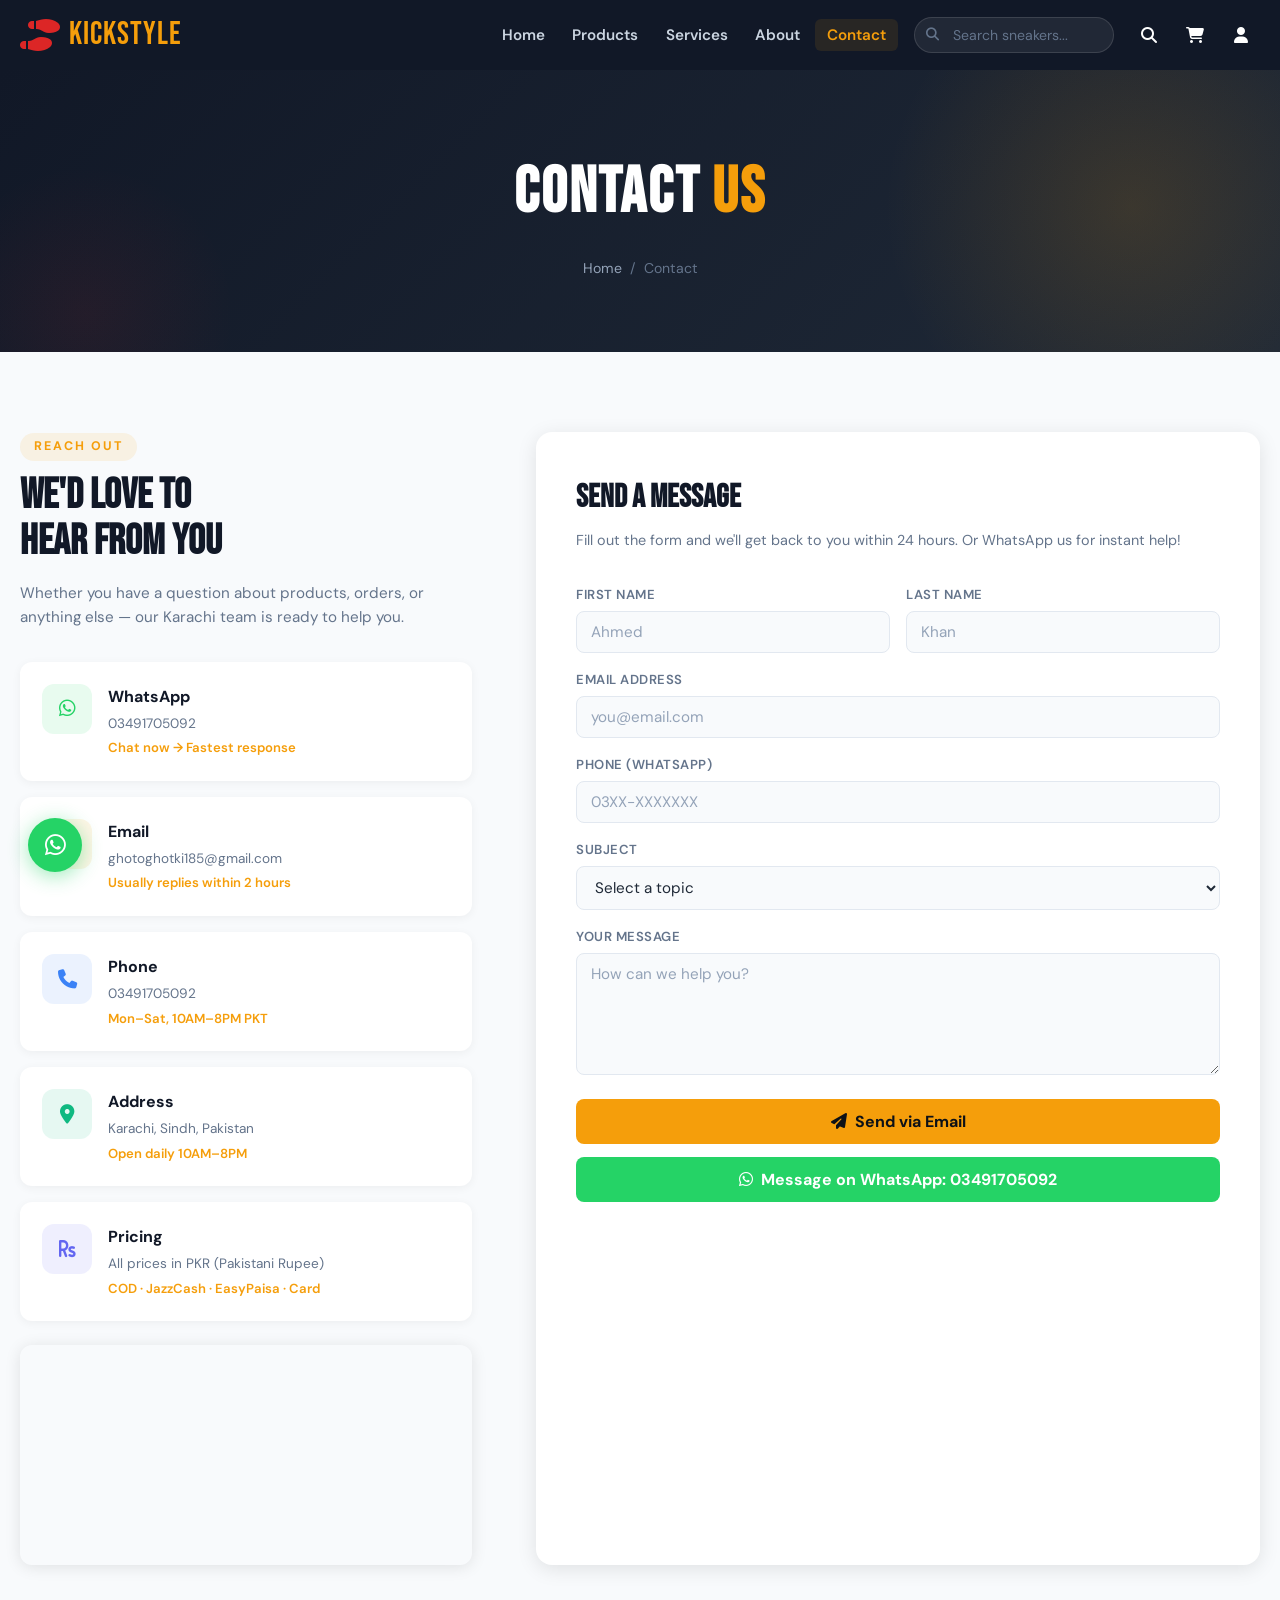
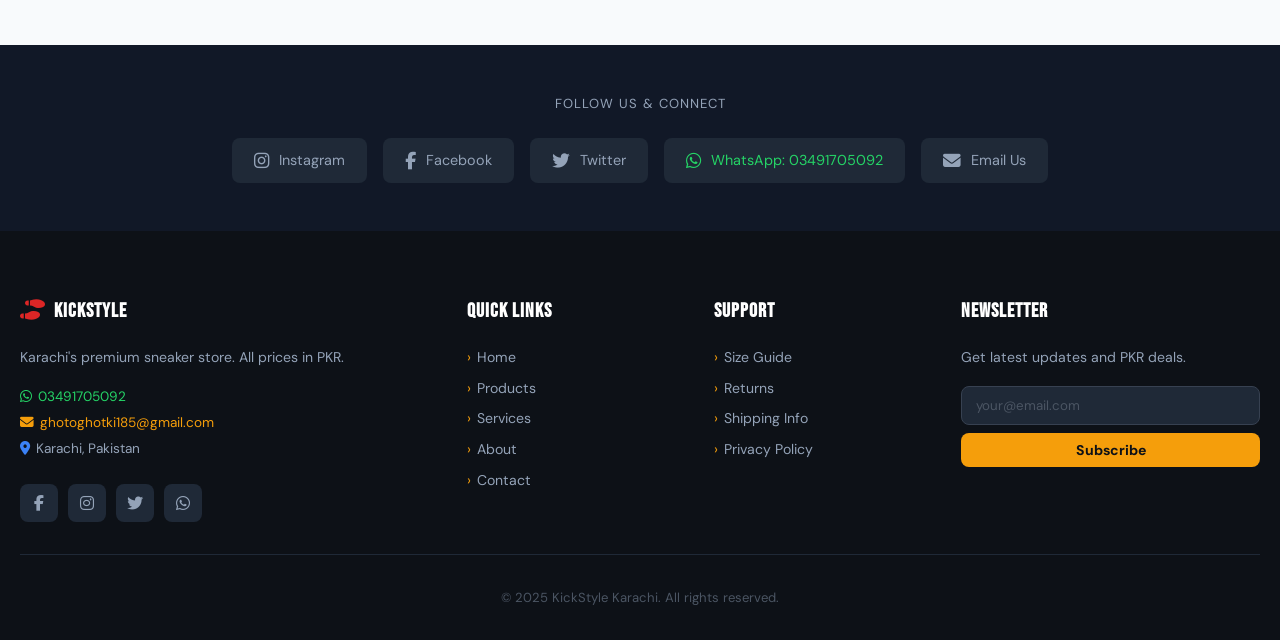
<file: contact.html>
<!DOCTYPE html>
<html lang="en">
<head>
  <meta charset="UTF-8">
  <meta name="viewport" content="width=device-width, initial-scale=1.0">
  <title>Contact | KickStyle Karachi</title>
  <link rel="stylesheet" href="https://cdnjs.cloudflare.com/ajax/libs/font-awesome/6.4.0/css/all.min.css">
  <link rel="stylesheet" href="style.css">
</head>
<body>
<div class="search-overlay" id="search-overlay"><div class="search-input-wrap"><i class="fas fa-search"></i><input type="text" id="search-input" placeholder="Search sneakers..."><button class="search-close" onclick="closeSearch()"><i class="fas fa-times"></i></button></div><div class="search-results" id="search-results"></div></div>
<div class="overlay" id="overlay"></div>
<div class="auth-modal" id="auth-modal"><div class="auth-modal-header"><h2>Welcome to KickStyle</h2><button class="modal-close" onclick="closeAuthModal()"><i class="fas fa-times"></i></button></div><div class="auth-tabs"><button class="auth-tab active" data-tab="login" onclick="switchAuthTab('login')">Login</button><button class="auth-tab" data-tab="register" onclick="switchAuthTab('register')">Register</button></div><form class="auth-form active" id="login-form"><div class="form-group"><label class="form-label">Email</label><div class="form-control-icon"><i class="fas fa-envelope"></i><input type="email" id="login-email" class="form-control" placeholder="your@email.com" required></div></div><div class="form-group"><label class="form-label">Password</label><div class="form-control-icon"><i class="fas fa-lock"></i><input type="password" id="login-password" class="form-control" placeholder="••••••••" required></div></div><button type="submit" class="btn" style="width:100%;justify-content:center">Login</button></form><form class="auth-form" id="register-form"><div class="form-group"><label class="form-label">Full Name</label><div class="form-control-icon"><i class="fas fa-user"></i><input type="text" id="reg-name" class="form-control" placeholder="Ahmed Khan" required></div></div><div class="form-group"><label class="form-label">Email</label><div class="form-control-icon"><i class="fas fa-envelope"></i><input type="email" id="reg-email" class="form-control" placeholder="your@email.com" required></div></div><div class="form-group"><label class="form-label">Password</label><div class="form-control-icon"><i class="fas fa-lock"></i><input type="password" id="reg-password" class="form-control" placeholder="Min 6 chars" required minlength="6"></div></div><button type="submit" class="btn" style="width:100%;justify-content:center">Create Account</button></form></div>
<aside class="cart-drawer" id="cart-drawer"><div class="cart-drawer-header"><h3><i class="fas fa-shopping-cart" style="color:var(--primary);margin-right:8px"></i>Your Cart</h3><button class="drawer-close" onclick="closeCart()"><i class="fas fa-times"></i></button></div><div class="cart-items-list" id="cart-items-list"></div><div class="cart-footer"><div class="cart-total-row"><span>Subtotal</span><strong id="cart-total">PKR 0</strong></div><div class="cart-actions"><button class="btn" onclick="proceedToCheckout()" style="justify-content:center"><i class="fas fa-credit-card"></i> Checkout</button><button class="btn btn-whatsapp" onclick="orderViaWhatsApp()"><i class="fab fa-whatsapp"></i> Order via WhatsApp</button></div></div></aside>
<div class="checkout-modal" id="checkout-modal"><div class="auth-modal-header"><h2 style="color:white">Checkout</h2><button class="modal-close" onclick="closeCheckoutModal()"><i class="fas fa-times"></i></button></div><div id="checkout-summary"></div><p class="checkout-section-title">Shipping</p><form id="checkout-form"><div class="checkout-grid"><div class="form-group"><label class="form-label">First Name</label><input id="co-fname" type="text" class="form-control" required placeholder="Ahmed"></div><div class="form-group"><label class="form-label">Last Name</label><input id="co-lname" type="text" class="form-control" required placeholder="Khan"></div></div><div class="form-group"><label class="form-label">Phone (WhatsApp)</label><input id="co-phone" type="tel" class="form-control" required placeholder="03XX-XXXXXXX"></div><div class="form-group"><label class="form-label">Email</label><input id="co-email" type="email" class="form-control" required></div><div class="form-group"><label class="form-label">Address</label><input id="co-addr" type="text" class="form-control" required></div><div class="checkout-grid"><div class="form-group"><label class="form-label">City</label><input id="co-city" type="text" class="form-control" required placeholder="Karachi"></div><div class="form-group"><label class="form-label">Postal Code</label><input id="co-zip" type="text" class="form-control" required placeholder="75500"></div></div><p class="checkout-section-title">Payment</p><div class="form-group"><label class="form-label">Card Number</label><input type="text" class="form-control" placeholder="4242 4242 4242 4242"></div><div class="checkout-grid"><div class="form-group"><label class="form-label">Expiry</label><input type="text" class="form-control" placeholder="MM/YY"></div><div class="form-group"><label class="form-label">CVV</label><input type="text" class="form-control" placeholder="123"></div></div><button type="submit" class="btn" style="width:100%;justify-content:center;margin-top:1rem"><i class="fab fa-whatsapp"></i> Place Order via WhatsApp</button></form></div>

<nav class="mobile-nav" id="mobile-nav">
  <a href="index.html" class="mobile-nav-item"><i class="fas fa-home"></i>Home</a>
  <a href="product.html" class="mobile-nav-item"><i class="fas fa-shoe-prints"></i>Products</a>
  <a href="service.html" class="mobile-nav-item"><i class="fas fa-concierge-bell"></i>Services</a>
  <a href="about.html" class="mobile-nav-item"><i class="fas fa-users"></i>About</a>
  <a href="contact.html" class="mobile-nav-item active"><i class="fas fa-envelope"></i>Contact</a>
  <div class="mobile-nav-search"><i class="fas fa-search"></i><input type="text" placeholder="Search sneakers..." onclick="closeMobileNav();openSearch();" readonly></div>
  <div class="mobile-nav-actions"><button class="btn btn-dark" onclick="closeMobileNav();openCart();"><i class="fas fa-shopping-cart"></i> Cart</button><button class="btn" onclick="closeMobileNav();openAuthModal('login');"><i class="fas fa-user"></i> Account</button></div>
</nav>
<header>
  <div class="container">
    <nav class="navbar">
      <a href="index.html" class="logo"><i class="fas fa-shoe-prints logo-icon"></i>KickStyle</a>
      <ul class="nav-links"><li><a href="index.html" class="nav-link">Home</a></li><li><a href="product.html" class="nav-link">Products</a></li><li><a href="service.html" class="nav-link">Services</a></li><li><a href="about.html" class="nav-link">About</a></li><li><a href="contact.html" class="nav-link active">Contact</a></li></ul>
      <div class="nav-search-wrap"><i class="fas fa-search nav-search-icon"></i><input type="text" class="nav-search-bar" placeholder="Search sneakers..." onfocus="openSearch()" readonly></div>
      <div class="nav-icons"><button class="nav-icon" onclick="openSearch()"><i class="fas fa-search"></i></button><button class="nav-icon" onclick="openCart()" style="position:relative"><i class="fas fa-shopping-cart"></i><span class="cart-badge" style="display:none">0</span></button><div class="user-icon-wrap"><button class="nav-icon" id="user-icon-btn"><i class="fas fa-user"></i></button><div class="user-dropdown" id="user-dropdown"></div></div></div>
      <button class="hamburger" id="hamburger" onclick="toggleMobileNav()" aria-label="Menu"><span></span><span></span><span></span></button>
    </nav>
  </div>
</header>

<div class="page-hero"><div class="container"><h1 class="page-hero-title">Contact <span>Us</span></h1><div class="breadcrumb"><a href="index.html">Home</a><span>/</span><span>Contact</span></div></div></div>

<!-- Contact Section -->
<section style="padding:5rem 0;background:var(--light)">
  <div class="container">
    <div class="contact-grid">
      <div>
        <div class="section-label">Reach Out</div>
        <h2 class="about-title" style="margin-bottom:1rem">We'd Love to<br>Hear from You</h2>
        <p style="color:var(--text-muted);margin-bottom:2rem;font-size:.95rem">Whether you have a question about products, orders, or anything else — our Karachi team is ready to help you.</p>

        <div class="contact-method" onclick="openWhatsApp()" style="cursor:pointer">
          <div class="contact-method-icon" style="background:rgba(37,211,102,.1);color:#25D366"><i class="fab fa-whatsapp"></i></div>
          <div><p class="contact-method-title">WhatsApp</p><p class="contact-method-text">03491705092</p><p class="contact-method-action">Chat now → Fastest response</p></div>
        </div>
        <div class="contact-method">
          <div class="contact-method-icon" style="background:rgba(245,158,11,.1);color:var(--primary)"><i class="fas fa-envelope"></i></div>
          <div><p class="contact-method-title">Email</p><p class="contact-method-text" style="word-break:break-all">ghotoghotki185@gmail.com</p><p class="contact-method-action">Usually replies within 2 hours</p></div>
        </div>
        <div class="contact-method">
          <div class="contact-method-icon" style="background:rgba(59,130,246,.1);color:#3b82f6"><i class="fas fa-phone"></i></div>
          <div><p class="contact-method-title">Phone</p><p class="contact-method-text">03491705092</p><p class="contact-method-action">Mon–Sat, 10AM–8PM PKT</p></div>
        </div>
        <div class="contact-method">
          <div class="contact-method-icon" style="background:rgba(16,185,129,.1);color:#10b981"><i class="fas fa-map-marker-alt"></i></div>
          <div><p class="contact-method-title">Address</p><p class="contact-method-text">Karachi, Sindh, Pakistan</p><p class="contact-method-action">Open daily 10AM–8PM</p></div>
        </div>
        <div class="contact-method">
          <div class="contact-method-icon" style="background:rgba(99,102,241,.1);color:#6366f1"><i class="fas fa-rupee-sign"></i></div>
          <div><p class="contact-method-title">Pricing</p><p class="contact-method-text">All prices in PKR (Pakistani Rupee)</p><p class="contact-method-action">COD · JazzCash · EasyPaisa · Card</p></div>
        </div>

        <!-- Karachi Map -->
        <div style="margin-top:1.5rem;border-radius:12px;overflow:hidden;box-shadow:0 2px 16px rgba(0,0,0,.1)">
          <iframe src="https://www.google.com/maps/embed?pb=!1m18!1m12!1m3!1d231879.59099657832!2d66.99009785!3d24.8607622!2m3!1f0!2f0!3f0!3m2!1i1024!2i768!4f13.1!3m3!1m2!1s0x3eb33e06651d4bbf%3A0x9cf92f44555a0c23!2sKarachi%2C%20Karachi%20City%2C%20Sindh%2C%20Pakistan!5e0!3m2!1sen!2s!4v1700000000000!5m2!1sen!2s" width="100%" height="220" style="border:0;display:block" allowfullscreen="" loading="lazy" referrerpolicy="no-referrer-when-downgrade"></iframe>
        </div>
      </div>

      <div class="contact-form-card form-light">
        <h3 style="font-family:'Bebas Neue',sans-serif;font-size:2rem;color:var(--dark2);margin-bottom:.4rem">Send a Message</h3>
        <p style="color:var(--text-muted);margin-bottom:2rem;font-size:.9rem">Fill out the form and we'll get back to you within 24 hours. Or WhatsApp us for instant help!</p>
        <form id="contact-form" onsubmit="handleContactForm(event)">
          <div style="display:grid;grid-template-columns:1fr 1fr;gap:1rem">
            <div class="form-group"><label class="form-label">First Name</label><input type="text" name="name" class="form-control" placeholder="Ahmed" required></div>
            <div class="form-group"><label class="form-label">Last Name</label><input type="text" class="form-control" placeholder="Khan" required></div>
          </div>
          <div class="form-group"><label class="form-label">Email Address</label><input type="email" name="email" class="form-control" placeholder="you@email.com" required></div>
          <div class="form-group"><label class="form-label">Phone (WhatsApp)</label><input type="tel" class="form-control" placeholder="03XX-XXXXXXX"></div>
          <div class="form-group">
            <label class="form-label">Subject</label>
            <select name="subject" class="form-control">
              <option value="">Select a topic</option>
              <option>Order Inquiry</option>
              <option>Product Question</option>
              <option>Returns &amp; Exchanges</option>
              <option>Delivery Issue</option>
              <option>Price in PKR</option>
              <option>Other</option>
            </select>
          </div>
          <div class="form-group"><label class="form-label">Your Message</label><textarea name="message" class="form-control" rows="5" placeholder="How can we help you?" required></textarea></div>
          <div style="display:flex;flex-direction:column;gap:.8rem">
            <button type="submit" class="btn" style="width:100%;justify-content:center"><i class="fas fa-paper-plane"></i> Send via Email</button>
            <button type="button" class="btn btn-whatsapp" style="width:100%;justify-content:center" onclick="openWhatsApp('Hi KickStyle! I have a question.')"><i class="fab fa-whatsapp"></i> Message on WhatsApp: 03491705092</button>
          </div>
        </form>
      </div>
    </div>
  </div>
</section>

<!-- Social Strip -->
<section class="social-strip">
  <div class="container">
    <p style="color:#94a3b8;font-size:.82rem;text-transform:uppercase;letter-spacing:1px">Follow Us &amp; Connect</p>
    <div class="social-strip-links">
      <a href="#" class="social-strip-link"><i class="fab fa-instagram" style="font-size:1.1rem"></i> Instagram</a>
      <a href="#" class="social-strip-link"><i class="fab fa-facebook-f" style="font-size:1.1rem"></i> Facebook</a>
      <a href="#" class="social-strip-link"><i class="fab fa-twitter" style="font-size:1.1rem"></i> Twitter</a>
      <a href="https://wa.me/923491705092" target="_blank" class="social-strip-link" style="color:#25D366"><i class="fab fa-whatsapp" style="font-size:1.1rem"></i> WhatsApp: 03491705092</a>
      <a href="mailto:ghotoghotki185@gmail.com" class="social-strip-link"><i class="fas fa-envelope" style="font-size:1.1rem"></i> Email Us</a>
    </div>
  </div>
</section>

<footer>
  <div class="container">
    <div class="footer-grid">
      <div><h3 class="footer-title"><i class="fas fa-shoe-prints" style="color:var(--red);margin-right:8px"></i>KickStyle</h3><p class="footer-text">Karachi's premium sneaker store. All prices in PKR.</p><div style="margin-top:1rem;display:flex;flex-direction:column;gap:4px"><a href="https://wa.me/923491705092" style="color:#25D366;font-size:.85rem;text-decoration:none"><i class="fab fa-whatsapp" style="margin-right:6px"></i>03491705092</a><a href="mailto:ghotoghotki185@gmail.com" style="color:var(--primary);font-size:.85rem;text-decoration:none"><i class="fas fa-envelope" style="margin-right:6px"></i>ghotoghotki185@gmail.com</a><span style="color:#94a3b8;font-size:.85rem"><i class="fas fa-map-marker-alt" style="color:#3b82f6;margin-right:6px"></i>Karachi, Pakistan</span></div><div class="social-icons"><a href="#" class="social-icon"><i class="fab fa-facebook-f"></i></a><a href="#" class="social-icon"><i class="fab fa-instagram"></i></a><a href="#" class="social-icon"><i class="fab fa-twitter"></i></a><a href="https://wa.me/923491705092" target="_blank" class="social-icon"><i class="fab fa-whatsapp"></i></a></div></div>
      <div><h3 class="footer-title">Quick Links</h3><ul class="footer-links"><li><a href="index.html" class="footer-link">Home</a></li><li><a href="product.html" class="footer-link">Products</a></li><li><a href="service.html" class="footer-link">Services</a></li><li><a href="about.html" class="footer-link">About</a></li><li><a href="contact.html" class="footer-link">Contact</a></li></ul></div>
      <div><h3 class="footer-title">Support</h3><ul class="footer-links"><li><a href="#" class="footer-link">Size Guide</a></li><li><a href="#" class="footer-link">Returns</a></li><li><a href="#" class="footer-link">Shipping Info</a></li><li><a href="#" class="footer-link">Privacy Policy</a></li></ul></div>
      <div><h3 class="footer-title">Newsletter</h3><p class="footer-text" style="margin-bottom:1rem">Get latest updates and PKR deals.</p><div class="newsletter-form"><input type="email" id="nl-email" class="newsletter-input" placeholder="your@email.com"><button class="btn btn-sm" onclick="handleNewsletter('nl-email')">Subscribe</button></div></div>
    </div>
    <div class="copyright"><p>&copy; 2025 KickStyle Karachi. All rights reserved.</p></div>
  </div>
</footer>

<div class="whatsapp-float" onclick="openWhatsApp()"><i class="fab fa-whatsapp"></i><span class="whatsapp-tooltip">Chat: 03491705092</span></div>
<div id="toast-container"></div>
<script src="script.js"></script>
</body>
</html>
</file>
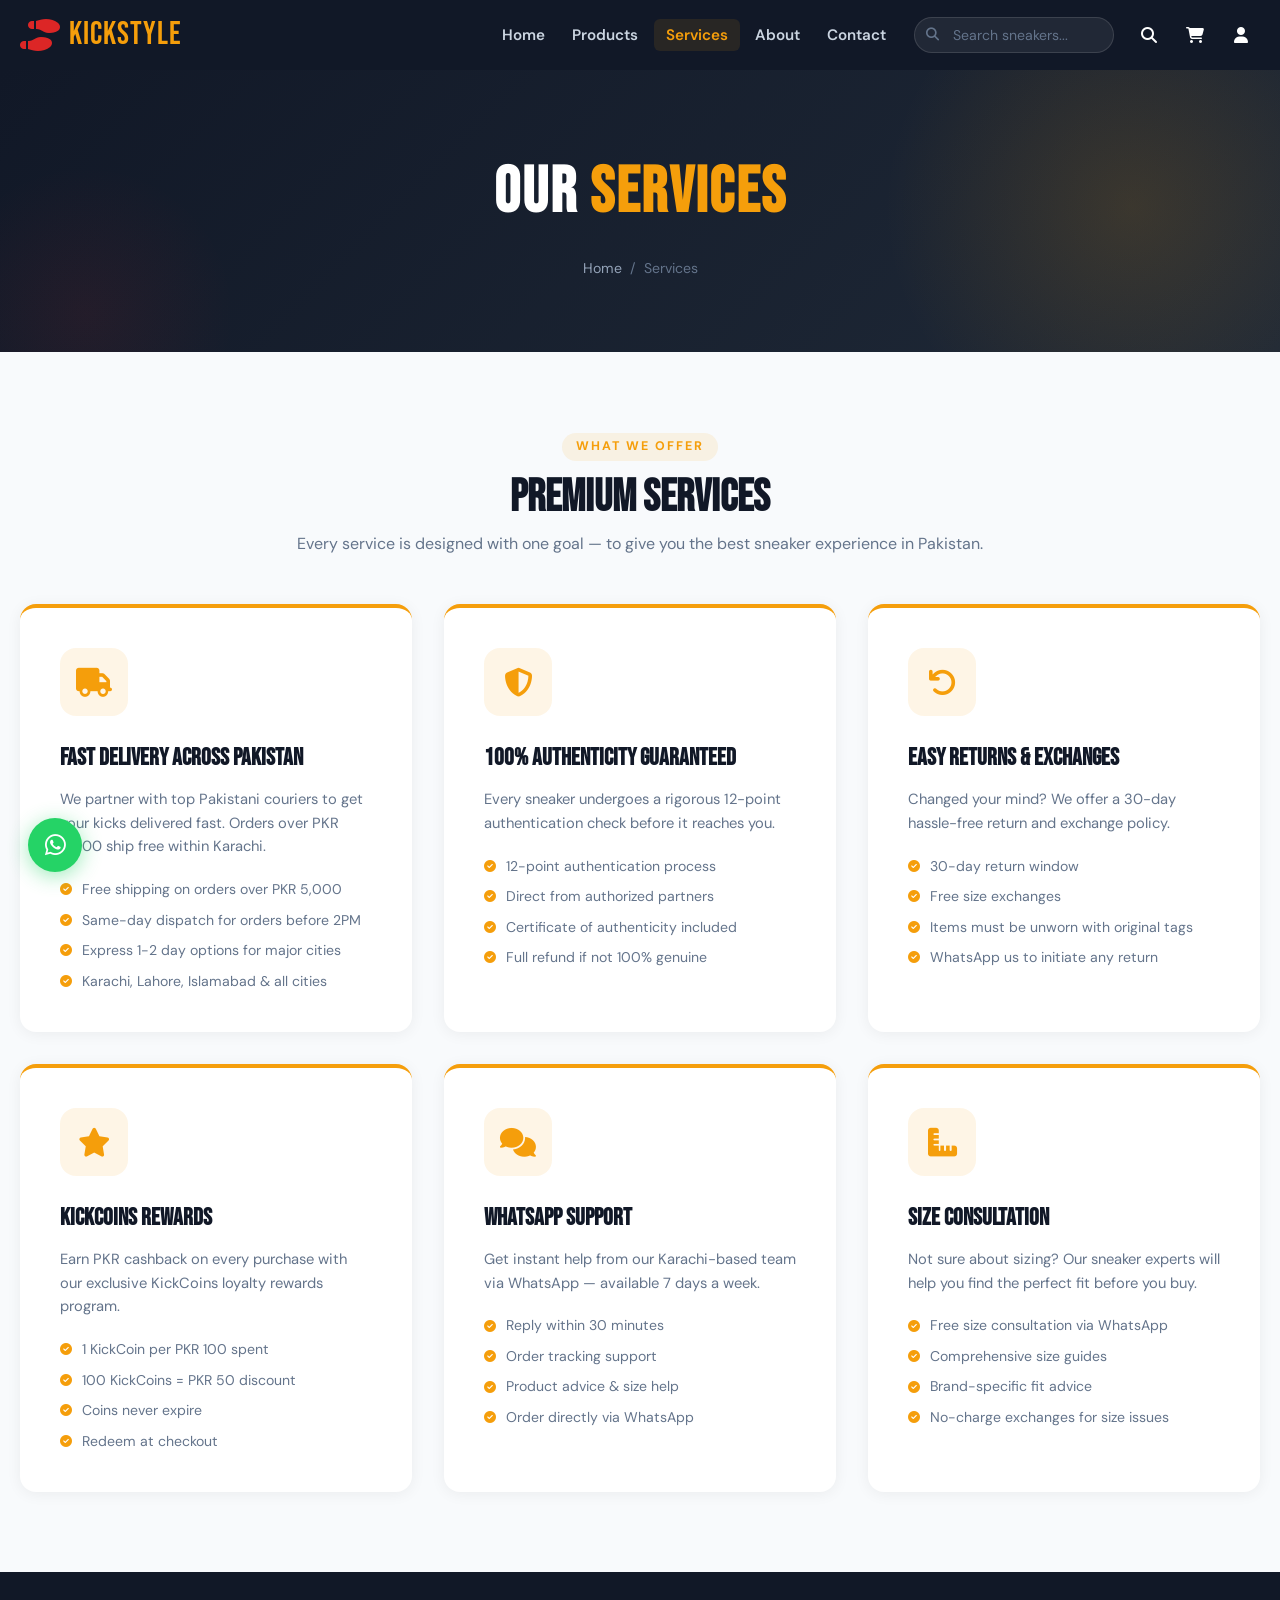
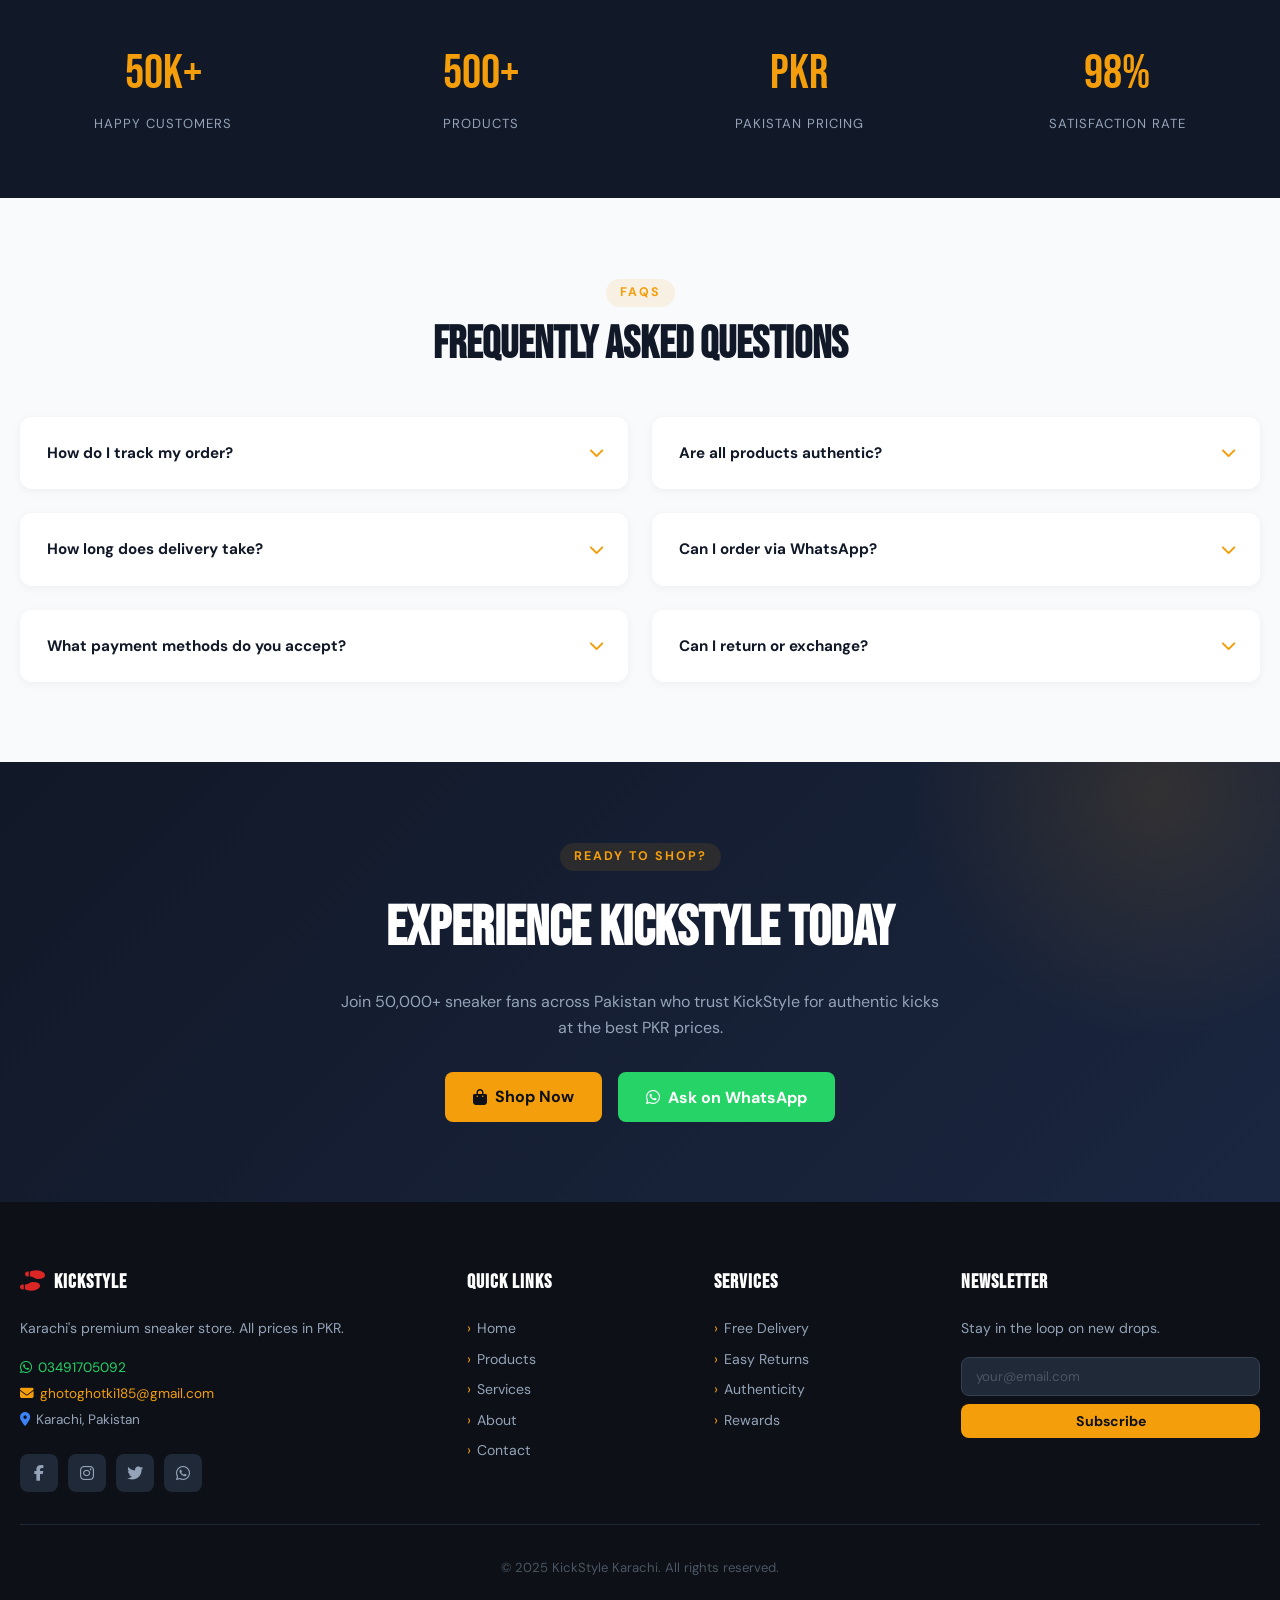
<file: service.html>
<!DOCTYPE html>
<html lang="en">
<head>
  <meta charset="UTF-8">
  <meta name="viewport" content="width=device-width, initial-scale=1.0">
  <title>Services | KickStyle Karachi</title>
  <link rel="stylesheet" href="https://cdnjs.cloudflare.com/ajax/libs/font-awesome/6.4.0/css/all.min.css">
  <link rel="stylesheet" href="style.css">
</head>
<body>
<div class="search-overlay" id="search-overlay"><div class="search-input-wrap"><i class="fas fa-search"></i><input type="text" id="search-input" placeholder="Search sneakers..."><button class="search-close" onclick="closeSearch()"><i class="fas fa-times"></i></button></div><div class="search-results" id="search-results"></div></div>
<div class="overlay" id="overlay"></div>
<div class="auth-modal" id="auth-modal"><div class="auth-modal-header"><h2>Welcome to KickStyle</h2><button class="modal-close" onclick="closeAuthModal()"><i class="fas fa-times"></i></button></div><div class="auth-tabs"><button class="auth-tab active" data-tab="login" onclick="switchAuthTab('login')">Login</button><button class="auth-tab" data-tab="register" onclick="switchAuthTab('register')">Register</button></div><form class="auth-form active" id="login-form"><div class="form-group"><label class="form-label">Email</label><div class="form-control-icon"><i class="fas fa-envelope"></i><input type="email" id="login-email" class="form-control" placeholder="your@email.com" required></div></div><div class="form-group"><label class="form-label">Password</label><div class="form-control-icon"><i class="fas fa-lock"></i><input type="password" id="login-password" class="form-control" placeholder="••••••••" required></div></div><button type="submit" class="btn" style="width:100%;justify-content:center">Login</button></form><form class="auth-form" id="register-form"><div class="form-group"><label class="form-label">Full Name</label><div class="form-control-icon"><i class="fas fa-user"></i><input type="text" id="reg-name" class="form-control" placeholder="Ahmed Khan" required></div></div><div class="form-group"><label class="form-label">Email</label><div class="form-control-icon"><i class="fas fa-envelope"></i><input type="email" id="reg-email" class="form-control" placeholder="your@email.com" required></div></div><div class="form-group"><label class="form-label">Password</label><div class="form-control-icon"><i class="fas fa-lock"></i><input type="password" id="reg-password" class="form-control" placeholder="Min 6 chars" required minlength="6"></div></div><button type="submit" class="btn" style="width:100%;justify-content:center">Create Account</button></form></div>
<aside class="cart-drawer" id="cart-drawer"><div class="cart-drawer-header"><h3><i class="fas fa-shopping-cart" style="color:var(--primary);margin-right:8px"></i>Your Cart</h3><button class="drawer-close" onclick="closeCart()"><i class="fas fa-times"></i></button></div><div class="cart-items-list" id="cart-items-list"></div><div class="cart-footer"><div class="cart-total-row"><span>Subtotal</span><strong id="cart-total">PKR 0</strong></div><div class="cart-actions"><button class="btn" onclick="proceedToCheckout()" style="justify-content:center"><i class="fas fa-credit-card"></i> Checkout</button><button class="btn btn-whatsapp" onclick="orderViaWhatsApp()"><i class="fab fa-whatsapp"></i> Order via WhatsApp</button></div></div></aside>
<div class="checkout-modal" id="checkout-modal"><div class="auth-modal-header"><h2 style="color:white">Checkout</h2><button class="modal-close" onclick="closeCheckoutModal()"><i class="fas fa-times"></i></button></div><div id="checkout-summary"></div><p class="checkout-section-title">Shipping</p><form id="checkout-form"><div class="checkout-grid"><div class="form-group"><label class="form-label">First Name</label><input id="co-fname" type="text" class="form-control" required placeholder="Ahmed"></div><div class="form-group"><label class="form-label">Last Name</label><input id="co-lname" type="text" class="form-control" required placeholder="Khan"></div></div><div class="form-group"><label class="form-label">Phone (WhatsApp)</label><input id="co-phone" type="tel" class="form-control" required placeholder="03XX-XXXXXXX"></div><div class="form-group"><label class="form-label">Email</label><input id="co-email" type="email" class="form-control" required></div><div class="form-group"><label class="form-label">Address</label><input id="co-addr" type="text" class="form-control" required></div><div class="checkout-grid"><div class="form-group"><label class="form-label">City</label><input id="co-city" type="text" class="form-control" required placeholder="Karachi"></div><div class="form-group"><label class="form-label">Postal Code</label><input id="co-zip" type="text" class="form-control" required placeholder="75500"></div></div><p class="checkout-section-title">Payment</p><div class="form-group"><label class="form-label">Card Number</label><input type="text" class="form-control" placeholder="4242 4242 4242 4242"></div><div class="checkout-grid"><div class="form-group"><label class="form-label">Expiry</label><input type="text" class="form-control" placeholder="MM/YY"></div><div class="form-group"><label class="form-label">CVV</label><input type="text" class="form-control" placeholder="123"></div></div><button type="submit" class="btn" style="width:100%;justify-content:center;margin-top:1rem"><i class="fab fa-whatsapp"></i> Place Order via WhatsApp</button></form></div>

<nav class="mobile-nav" id="mobile-nav">
  <a href="index.html" class="mobile-nav-item"><i class="fas fa-home"></i>Home</a>
  <a href="product.html" class="mobile-nav-item"><i class="fas fa-shoe-prints"></i>Products</a>
  <a href="service.html" class="mobile-nav-item active"><i class="fas fa-concierge-bell"></i>Services</a>
  <a href="about.html" class="mobile-nav-item"><i class="fas fa-users"></i>About</a>
  <a href="contact.html" class="mobile-nav-item"><i class="fas fa-envelope"></i>Contact</a>
  <div class="mobile-nav-search"><i class="fas fa-search"></i><input type="text" placeholder="Search sneakers..." onclick="closeMobileNav();openSearch();" readonly></div>
  <div class="mobile-nav-actions"><button class="btn btn-dark" onclick="closeMobileNav();openCart();"><i class="fas fa-shopping-cart"></i> Cart</button><button class="btn" onclick="closeMobileNav();openAuthModal('login');"><i class="fas fa-user"></i> Account</button></div>
</nav>
<header>
  <div class="container">
    <nav class="navbar">
      <a href="index.html" class="logo"><i class="fas fa-shoe-prints logo-icon"></i>KickStyle</a>
      <ul class="nav-links"><li><a href="index.html" class="nav-link">Home</a></li><li><a href="product.html" class="nav-link">Products</a></li><li><a href="service.html" class="nav-link active">Services</a></li><li><a href="about.html" class="nav-link">About</a></li><li><a href="contact.html" class="nav-link">Contact</a></li></ul>
      <div class="nav-search-wrap"><i class="fas fa-search nav-search-icon"></i><input type="text" class="nav-search-bar" placeholder="Search sneakers..." onfocus="openSearch()" readonly></div>
      <div class="nav-icons"><button class="nav-icon" onclick="openSearch()"><i class="fas fa-search"></i></button><button class="nav-icon" onclick="openCart()" style="position:relative"><i class="fas fa-shopping-cart"></i><span class="cart-badge" style="display:none">0</span></button><div class="user-icon-wrap"><button class="nav-icon" id="user-icon-btn"><i class="fas fa-user"></i></button><div class="user-dropdown" id="user-dropdown"></div></div></div>
      <button class="hamburger" id="hamburger" onclick="toggleMobileNav()" aria-label="Menu"><span></span><span></span><span></span></button>
    </nav>
  </div>
</header>

<div class="page-hero"><div class="container"><h1 class="page-hero-title">Our <span>Services</span></h1><div class="breadcrumb"><a href="index.html">Home</a><span>/</span><span>Services</span></div></div></div>

<section style="padding:5rem 0;background:var(--light)">
  <div class="container">
    <div class="section-header"><div class="section-label">What We Offer</div><h2 class="section-title">Premium Services</h2><p class="section-subtitle">Every service is designed with one goal — to give you the best sneaker experience in Pakistan.</p></div>
    <div class="service-cards">
      <div class="service-card-lg"><div class="service-card-icon"><i class="fas fa-truck"></i></div><h3 class="service-card-title">Fast Delivery Across Pakistan</h3><p class="service-card-desc">We partner with top Pakistani couriers to get your kicks delivered fast. Orders over PKR 5,000 ship free within Karachi.</p><ul class="service-features"><li><i class="fas fa-check-circle"></i> Free shipping on orders over PKR 5,000</li><li><i class="fas fa-check-circle"></i> Same-day dispatch for orders before 2PM</li><li><i class="fas fa-check-circle"></i> Express 1-2 day options for major cities</li><li><i class="fas fa-check-circle"></i> Karachi, Lahore, Islamabad & all cities</li></ul></div>
      <div class="service-card-lg"><div class="service-card-icon"><i class="fas fa-shield-alt"></i></div><h3 class="service-card-title">100% Authenticity Guaranteed</h3><p class="service-card-desc">Every sneaker undergoes a rigorous 12-point authentication check before it reaches you.</p><ul class="service-features"><li><i class="fas fa-check-circle"></i> 12-point authentication process</li><li><i class="fas fa-check-circle"></i> Direct from authorized partners</li><li><i class="fas fa-check-circle"></i> Certificate of authenticity included</li><li><i class="fas fa-check-circle"></i> Full refund if not 100% genuine</li></ul></div>
      <div class="service-card-lg"><div class="service-card-icon"><i class="fas fa-undo"></i></div><h3 class="service-card-title">Easy Returns & Exchanges</h3><p class="service-card-desc">Changed your mind? We offer a 30-day hassle-free return and exchange policy.</p><ul class="service-features"><li><i class="fas fa-check-circle"></i> 30-day return window</li><li><i class="fas fa-check-circle"></i> Free size exchanges</li><li><i class="fas fa-check-circle"></i> Items must be unworn with original tags</li><li><i class="fas fa-check-circle"></i> WhatsApp us to initiate any return</li></ul></div>
      <div class="service-card-lg"><div class="service-card-icon"><i class="fas fa-star"></i></div><h3 class="service-card-title">KickCoins Rewards</h3><p class="service-card-desc">Earn PKR cashback on every purchase with our exclusive KickCoins loyalty rewards program.</p><ul class="service-features"><li><i class="fas fa-check-circle"></i> 1 KickCoin per PKR 100 spent</li><li><i class="fas fa-check-circle"></i> 100 KickCoins = PKR 50 discount</li><li><i class="fas fa-check-circle"></i> Coins never expire</li><li><i class="fas fa-check-circle"></i> Redeem at checkout</li></ul></div>
      <div class="service-card-lg"><div class="service-card-icon"><i class="fas fa-comments"></i></div><h3 class="service-card-title">WhatsApp Support</h3><p class="service-card-desc">Get instant help from our Karachi-based team via WhatsApp — available 7 days a week.</p><ul class="service-features"><li><i class="fas fa-check-circle"></i> Reply within 30 minutes</li><li><i class="fas fa-check-circle"></i> Order tracking support</li><li><i class="fas fa-check-circle"></i> Product advice & size help</li><li><i class="fas fa-check-circle"></i> Order directly via WhatsApp</li></ul></div>
      <div class="service-card-lg"><div class="service-card-icon"><i class="fas fa-ruler-combined"></i></div><h3 class="service-card-title">Size Consultation</h3><p class="service-card-desc">Not sure about sizing? Our sneaker experts will help you find the perfect fit before you buy.</p><ul class="service-features"><li><i class="fas fa-check-circle"></i> Free size consultation via WhatsApp</li><li><i class="fas fa-check-circle"></i> Comprehensive size guides</li><li><i class="fas fa-check-circle"></i> Brand-specific fit advice</li><li><i class="fas fa-check-circle"></i> No-charge exchanges for size issues</li></ul></div>
    </div>
  </div>
</section>

<!-- Stats -->
<section style="background:var(--dark2);padding:4rem 0">
  <div class="container">
    <div style="display:grid;grid-template-columns:repeat(auto-fit,minmax(160px,1fr));gap:2rem;text-align:center">
      <div><p style="font-family:'Bebas Neue',sans-serif;font-size:3rem;color:var(--primary)">50K+</p><p style="color:#94a3b8;text-transform:uppercase;letter-spacing:1px;font-size:.82rem">Happy Customers</p></div>
      <div><p style="font-family:'Bebas Neue',sans-serif;font-size:3rem;color:var(--primary)">500+</p><p style="color:#94a3b8;text-transform:uppercase;letter-spacing:1px;font-size:.82rem">Products</p></div>
      <div><p style="font-family:'Bebas Neue',sans-serif;font-size:3rem;color:var(--primary)">PKR</p><p style="color:#94a3b8;text-transform:uppercase;letter-spacing:1px;font-size:.82rem">Pakistan Pricing</p></div>
      <div><p style="font-family:'Bebas Neue',sans-serif;font-size:3rem;color:var(--primary)">98%</p><p style="color:#94a3b8;text-transform:uppercase;letter-spacing:1px;font-size:.82rem">Satisfaction Rate</p></div>
    </div>
  </div>
</section>

<!-- FAQ -->
<section style="padding:5rem 0;background:var(--light)">
  <div class="container">
    <div class="section-header"><div class="section-label">FAQs</div><h2 class="section-title">Frequently Asked Questions</h2></div>
    <div class="faq-grid">
      <div class="faq-item" onclick="toggleFaq(this)"><div class="faq-question">How do I track my order? <i class="fas fa-chevron-down"></i></div><div class="faq-answer">Once your order ships, you'll receive a tracking number via WhatsApp and email. You can track your delivery in real-time via the courier's app.</div></div>
      <div class="faq-item" onclick="toggleFaq(this)"><div class="faq-question">Are all products authentic? <i class="fas fa-chevron-down"></i></div><div class="faq-answer">Yes, 100%. Every product goes through our 12-point authentication check. We source directly from authorized partners only — no replicas, ever.</div></div>
      <div class="faq-item" onclick="toggleFaq(this)"><div class="faq-question">How long does delivery take? <i class="fas fa-chevron-down"></i></div><div class="faq-answer">Karachi: 1-2 business days. Lahore & Islamabad: 2-3 days. Other cities: 3-5 business days. Express options available.</div></div>
      <div class="faq-item" onclick="toggleFaq(this)"><div class="faq-question">Can I order via WhatsApp? <i class="fas fa-chevron-down"></i></div><div class="faq-answer">Absolutely! WhatsApp us at 03491705092. Share which product you want, your size, and delivery address — we'll confirm and send payment details.</div></div>
      <div class="faq-item" onclick="toggleFaq(this)"><div class="faq-question">What payment methods do you accept? <i class="fas fa-chevron-down"></i></div><div class="faq-answer">We accept cash on delivery (COD), bank transfer (Meezan, HBL, UBL), JazzCash, EasyPaisa, and card payments. All prices in PKR.</div></div>
      <div class="faq-item" onclick="toggleFaq(this)"><div class="faq-question">Can I return or exchange? <i class="fas fa-chevron-down"></i></div><div class="faq-answer">Yes! 30-day hassle-free returns. Items must be unworn with original tags. WhatsApp us at 03491705092 to initiate a return or exchange.</div></div>
    </div>
  </div>
</section>

<section class="cta-section">
  <div class="container">
    <div class="section-label">Ready to Shop?</div>
    <h2 class="cta-title">Experience KickStyle Today</h2>
    <p class="cta-text">Join 50,000+ sneaker fans across Pakistan who trust KickStyle for authentic kicks at the best PKR prices.</p>
    <div class="cta-actions">
      <a href="product.html" class="btn"><i class="fas fa-shopping-bag"></i> Shop Now</a>
      <button class="btn btn-whatsapp" onclick="openWhatsApp('Hi! I have questions about your services.')"><i class="fab fa-whatsapp"></i> Ask on WhatsApp</button>
    </div>
  </div>
</section>

<footer>
  <div class="container">
    <div class="footer-grid">
      <div><h3 class="footer-title"><i class="fas fa-shoe-prints" style="color:var(--red);margin-right:8px"></i>KickStyle</h3><p class="footer-text">Karachi's premium sneaker store. All prices in PKR.</p><div style="margin-top:1rem;display:flex;flex-direction:column;gap:4px"><a href="https://wa.me/923491705092" style="color:#25D366;font-size:.85rem;text-decoration:none"><i class="fab fa-whatsapp" style="margin-right:6px"></i>03491705092</a><a href="mailto:ghotoghotki185@gmail.com" style="color:var(--primary);font-size:.85rem;text-decoration:none"><i class="fas fa-envelope" style="margin-right:6px"></i>ghotoghotki185@gmail.com</a><span style="color:#94a3b8;font-size:.85rem"><i class="fas fa-map-marker-alt" style="color:#3b82f6;margin-right:6px"></i>Karachi, Pakistan</span></div><div class="social-icons"><a href="#" class="social-icon"><i class="fab fa-facebook-f"></i></a><a href="#" class="social-icon"><i class="fab fa-instagram"></i></a><a href="#" class="social-icon"><i class="fab fa-twitter"></i></a><a href="https://wa.me/923491705092" target="_blank" class="social-icon"><i class="fab fa-whatsapp"></i></a></div></div>
      <div><h3 class="footer-title">Quick Links</h3><ul class="footer-links"><li><a href="index.html" class="footer-link">Home</a></li><li><a href="product.html" class="footer-link">Products</a></li><li><a href="service.html" class="footer-link">Services</a></li><li><a href="about.html" class="footer-link">About</a></li><li><a href="contact.html" class="footer-link">Contact</a></li></ul></div>
      <div><h3 class="footer-title">Services</h3><ul class="footer-links"><li><a href="#" class="footer-link">Free Delivery</a></li><li><a href="#" class="footer-link">Easy Returns</a></li><li><a href="#" class="footer-link">Authenticity</a></li><li><a href="#" class="footer-link">Rewards</a></li></ul></div>
      <div><h3 class="footer-title">Newsletter</h3><p class="footer-text" style="margin-bottom:1rem">Stay in the loop on new drops.</p><div class="newsletter-form"><input type="email" id="nl-email" class="newsletter-input" placeholder="your@email.com"><button class="btn btn-sm" onclick="handleNewsletter('nl-email')">Subscribe</button></div></div>
    </div>
    <div class="copyright"><p>&copy; 2025 KickStyle Karachi. All rights reserved.</p></div>
  </div>
</footer>

<div class="whatsapp-float" onclick="openWhatsApp()"><i class="fab fa-whatsapp"></i><span class="whatsapp-tooltip">Chat: 03491705092</span></div>
<div id="toast-container"></div>
<script src="script.js"></script>
</body>
</html>
</file>
<file: style.css>
/* ================================================
   KickStyle — Master Stylesheet (Fully Responsive)
   ================================================ */

@import url('https://fonts.googleapis.com/css2?family=Bebas+Neue&family=DM+Sans:ital,wght@0,400;0,500;0,600;0,700;0,800;1,400&display=swap');

/* ---- Variables with responsive adjustments ---- */
:root {
  --primary: #f59e0b;
  --primary-dark: #d97706;
  --dark: #0d1117;
  --dark2: #111827;
  --dark3: #1f2937;
  --mid: #374151;
  --light: #f8fafc;
  --text: #1f2937;
  --text-muted: #64748b;
  --border: #e2e8f0;
  --red: #dc2626;
  --green: #16a34a;
  --radius: 8px;
  --shadow: 0 4px 20px rgba(0,0,0,0.1);
  --shadow-lg: 0 10px 40px rgba(0,0,0,0.15);
  --nav-height: 70px;
}

/* ---- Reset & Base ---- */
*, *::before, *::after { 
  margin: 0; 
  padding: 0; 
  box-sizing: border-box; 
}

html { 
  scroll-behavior: smooth; 
  font-size: 16px;
}

body { 
  font-family: 'DM Sans', sans-serif; 
  line-height: 1.6; 
  color: var(--text); 
  background: var(--light); 
  overflow-x: hidden; 
  width: 100%;
}

a { 
  text-decoration: none; 
  color: inherit; 
}

ul { 
  list-style: none; 
}

img { 
  max-width: 100%; 
  height: auto; 
  display: block; 
}

button { 
  cursor: pointer; 
  font-family: inherit; 
  border: none; 
  background: none;
}

input, textarea, select { 
  font-family: inherit; 
}

/* ---- Container with fluid width ---- */
.container { 
  width: 100%; 
  max-width: 1400px; 
  margin: 0 auto; 
  padding: 0 20px; 
}

/* For smaller screens */
@media (max-width: 768px) {
  .container { 
    padding: 0 16px; 
  }
}

@media (max-width: 480px) {
  .container { 
    padding: 0 12px; 
  }
}

/* ---- Animations (unchanged) ---- */
@keyframes fadeInUp   { from { opacity: 0; transform: translateY(24px); } to { opacity: 1; transform: translateY(0); } }
@keyframes fadeIn     { from { opacity: 0; } to { opacity: 1; } }
@keyframes slideLeft  { from { transform: translateX(100%); } to { transform: translateX(0); } }
@keyframes slideRight { from { transform: translateX(-100%); } to { transform: translateX(0); } }
@keyframes pulse      { 0%,100% { transform: scale(1); } 50% { transform: scale(1.07); } }
@keyframes spin       { to { transform: rotate(360deg); } }

/* ---- Buttons with responsive sizing ---- */
.btn {
  display: inline-flex; 
  align-items: center; 
  justify-content: center;
  gap: 8px;
  background: var(--primary); 
  color: var(--dark);
  padding: 12px 28px; 
  border-radius: var(--radius);
  font-weight: 700; 
  font-size: 1rem; 
  border: none;
  cursor: pointer; 
  transition: all .3s; 
  white-space: nowrap;
  text-align: center;
}

@media (max-width: 768px) {
  .btn {
    padding: 10px 20px;
    font-size: 0.95rem;
  }
}

@media (max-width: 480px) {
  .btn {
    padding: 8px 16px;
    font-size: 0.9rem;
    width: 100%;
  }
}

.btn:hover { 
  background: var(--primary-dark); 
  transform: translateY(-2px); 
  box-shadow: 0 8px 24px rgba(245,158,11,.35); 
}

.btn-dark    { background: var(--dark2); color: white; }
.btn-dark:hover { background: var(--mid); box-shadow: 0 8px 24px rgba(0,0,0,.25); }
.btn-outline { background: transparent; border: 2px solid var(--primary); color: var(--primary); }
.btn-outline:hover { background: var(--primary); color: var(--dark); }
.btn-whatsapp { background: #25D366; color: white; }
.btn-whatsapp:hover { background: #1ebe5d; box-shadow: 0 8px 24px rgba(37,211,102,.35); transform: translateY(-2px); }
.btn-sm { padding: 8px 18px; font-size: .88rem; }

/* ============================================================
   HEADER & NAVIGATION (Fully Responsive)
   ============================================================ */
header {
  background: var(--dark2); 
  color: white;
  padding: 0; 
  position: sticky; 
  top: 0; 
  z-index: 1000;
  height: var(--nav-height); 
  display: flex; 
  align-items: center;
  transition: box-shadow .3s, background .3s;
  width: 100%;
}

header.scrolled { 
  box-shadow: 0 4px 24px rgba(0,0,0,.4); 
  background: rgba(17,24,39,.97); 
  backdrop-filter: blur(10px); 
}

header .container { 
  width: 100%; 
  padding: 0 20px;
}

@media (max-width: 768px) {
  header .container {
    padding: 0 16px;
  }
}

@media (max-width: 480px) {
  header .container {
    padding: 0 12px;
  }
}

.navbar {
  display: flex; 
  align-items: center; 
  gap: 1rem;
  height: var(--nav-height); 
  width: 100%;
}

/* Logo with responsive sizing */
.logo {
  font-family: 'Bebas Neue', sans-serif; 
  font-size: 2rem;
  color: var(--primary); 
  display: flex; 
  align-items: center;
  gap: 8px; 
  letter-spacing: 1px; 
  flex-shrink: 0;
}

@media (max-width: 768px) {
  .logo {
    font-size: 1.8rem;
  }
}

@media (max-width: 480px) {
  .logo {
    font-size: 1.5rem;
  }
}

.logo-icon { color: var(--red); }

/* Desktop Nav Links - Hidden on mobile */
.nav-links {
  display: flex; 
  gap: .2rem; 
  align-items: center;
  margin-left: auto;
}

@media (max-width: 992px) {
  .nav-links { 
    display: none; 
  }
}

.nav-link {
  color: #cbd5e1; 
  font-weight: 600; 
  padding: 6px 12px;
  border-radius: 6px; 
  transition: all .25s; 
  position: relative;
  font-size: .95rem; 
  white-space: nowrap;
}

.nav-link:hover  { color: var(--primary); background: rgba(245,158,11,.08); }
.nav-link.active { color: var(--primary); background: rgba(245,158,11,.1); }

/* Nav search - Hidden on mobile */
.nav-search-wrap { 
  position: relative; 
  flex-shrink: 0; 
}

@media (max-width: 1200px) {
  .nav-search-wrap { 
    display: none; 
  }
}

.nav-search-bar {
  background: rgba(255,255,255,.07); 
  border: 1px solid rgba(255,255,255,.12);
  border-radius: 24px; 
  padding: 8px 16px 8px 38px;
  color: white; 
  font-size: .88rem; 
  width: 200px;
  transition: all .3s; 
  outline: none; 
  cursor: pointer;
}

.nav-search-bar:focus { 
  background: rgba(255,255,255,.12); 
  border-color: var(--primary); 
  width: 240px; 
}

.nav-search-bar::placeholder { color: #64748b; }
.nav-search-icon { position: absolute; left: 12px; top: 50%; transform: translateY(-50%); color: #64748b; font-size: .82rem; pointer-events: none; }

/* Nav icon buttons - Hidden on mobile */
.nav-icons { 
  display: flex; 
  gap: .5rem; 
  align-items: center; 
  flex-shrink: 0; 
}

@media (max-width: 992px) {
  .nav-icons { 
    display: none; 
  }
}

.nav-icon {
  width: 38px; 
  height: 38px; 
  border-radius: 50%;
  display: flex; 
  align-items: center; 
  justify-content: center;
  color: white; 
  font-size: 1rem; 
  background: transparent;
  transition: all .25s; 
  position: relative;
}

.nav-icon:hover { background: rgba(255,255,255,.1); color: var(--primary); }

.cart-badge {
  position: absolute; 
  top: 0; 
  right: 0;
  background: var(--red); 
  color: white;
  width: 17px; 
  height: 17px; 
  border-radius: 50%;
  font-size: .6rem; 
  font-weight: 700;
  display: flex; 
  align-items: center; 
  justify-content: center;
}

/* User dropdown */
.user-icon-wrap { position: relative; }

.user-dropdown {
  position: absolute; 
  top: calc(100% + 12px); 
  right: 0;
  background: var(--dark3); 
  border: 1px solid #374151;
  border-radius: var(--radius); 
  min-width: 200px;
  padding: 8px; 
  box-shadow: var(--shadow-lg);
  display: none; 
  z-index: 200; 
  animation: fadeInUp .2s ease;
}

@media (max-width: 480px) {
  .user-dropdown {
    position: fixed;
    top: auto;
    bottom: 0;
    left: 0;
    right: 0;
    width: 100%;
    border-radius: 16px 16px 0 0;
    animation: slideUp 0.3s ease;
  }
  
  @keyframes slideUp {
    from { transform: translateY(100%); }
    to { transform: translateY(0); }
  }
}

.user-dropdown.show { display: block; }

.dropdown-user-info { 
  display: flex; 
  align-items: center; 
  gap: 10px; 
  padding: 10px 12px; 
  border-bottom: 1px solid #374151; 
  margin-bottom: 8px; 
}

.user-avatar { 
  width: 36px; 
  height: 36px; 
  background: var(--primary); 
  border-radius: 50%; 
  display: flex; 
  align-items: center; 
  justify-content: center; 
  font-weight: 800; 
  color: var(--dark); 
  font-size: .9rem; 
  flex-shrink: 0; 
}

.dropdown-item { 
  display: flex; 
  align-items: center; 
  gap: 10px; 
  padding: 10px 12px; 
  color: #cbd5e1; 
  border-radius: 6px; 
  font-size: .88rem; 
  transition: all .2s; 
}

.dropdown-item:hover { 
  background: rgba(255,255,255,.07); 
  color: var(--primary); 
}

/* ---- Hamburger Button (Visible on mobile) ---- */
.hamburger {
  display: none; 
  flex-direction: column; 
  justify-content: center;
  gap: 5px; 
  width: 40px; 
  height: 40px;
  background: none; 
  border: none; 
  cursor: pointer;
  flex-shrink: 0; 
  padding: 4px;
  margin-left: auto;
}

@media (max-width: 992px) {
  .hamburger { 
    display: flex; 
  }
  
  .navbar { 
    gap: .5rem; 
  }
  
  .logo { 
    margin-right: auto; 
  }
}

.hamburger span {
  display: block; 
  width: 100%; 
  height: 3px;
  background: white; 
  border-radius: 3px;
  transition: all .3s ease; 
  transform-origin: center;
}

.hamburger.is-open span:nth-child(1) { transform: translateY(8px) rotate(45deg); }
.hamburger.is-open span:nth-child(2) { opacity: 0; transform: scaleX(0); }
.hamburger.is-open span:nth-child(3) { transform: translateY(-8px) rotate(-45deg); }

/* ---- Mobile Nav Drawer (Fully Responsive) ---- */
.mobile-nav {
  position: fixed; 
  inset: 0; 
  top: var(--nav-height);
  background: var(--dark2); 
  z-index: 998;
  display: flex; 
  flex-direction: column;
  padding: 1.5rem; 
  gap: 0;
  overflow-y: auto;
  transform: translateX(-100%);
  transition: transform .35s cubic-bezier(.4,0,.2,1);
  pointer-events: none;
  width: 100%;
  max-width: 400px;
}

@media (min-width: 993px) {
  .mobile-nav {
    display: none;
  }
}

@media (max-width: 480px) {
  .mobile-nav {
    max-width: 100%;
    padding: 1rem;
  }
}

.mobile-nav.is-open { 
  transform: translateX(0); 
  pointer-events: all; 
}

.mobile-nav-item {
  display: flex; 
  align-items: center; 
  gap: 14px;
  padding: 1rem 0.5rem; 
  color: #94a3b8; 
  font-size: 1.15rem; 
  font-weight: 700;
  border-bottom: 1px solid rgba(255,255,255,.06);
  transition: color .2s; 
  border-radius: 8px;
}

@media (max-width: 480px) {
  .mobile-nav-item {
    font-size: 1rem;
    padding: 0.8rem 0.4rem;
  }
}

.mobile-nav-item:hover { color: var(--primary); }
.mobile-nav-item.active { color: var(--primary); }
.mobile-nav-item i { width: 22px; text-align: center; color: var(--primary); font-size: .95rem; }

.mobile-nav-search {
  margin: 1.2rem 0;
  position: relative;
}

.mobile-nav-search input {
  width: 100%; 
  padding: 12px 16px 12px 44px;
  background: rgba(255,255,255,.06); 
  border: 1px solid rgba(255,255,255,.12);
  border-radius: 12px; 
  color: white; 
  font-size: .95rem; 
  outline: none;
  transition: border-color .2s;
}

.mobile-nav-search input:focus { border-color: var(--primary); }
.mobile-nav-search input::placeholder { color: #4b5563; }
.mobile-nav-search i { position: absolute; left: 14px; top: 50%; transform: translateY(-50%); color: #64748b; }

.mobile-nav-actions {
  display: flex; 
  gap: .8rem; 
  margin-top: 1.2rem;
  flex-wrap: wrap;
}

@media (max-width: 380px) {
  .mobile-nav-actions { 
    flex-direction: column; 
  }
  
  .mobile-nav-actions .btn { 
    width: 100%; 
  }
}

.mobile-nav-actions .btn { 
  flex: 1; 
  justify-content: center; 
  min-width: 120px; 
  font-size: .9rem; 
  padding: 10px 14px; 
}

/* ============================================================
   OVERLAYS & MODALS (Fully Responsive)
   ============================================================ */
.overlay {
  position: fixed; 
  inset: 0; 
  background: rgba(0,0,0,.65);
  z-index: 900; 
  opacity: 0; 
  pointer-events: none; 
  transition: opacity .3s;
}

.overlay.show { opacity: 1; pointer-events: all; }

/* Search Overlay */
.search-overlay {
  position: fixed; 
  inset: 0; 
  background: rgba(13,17,23,.97);
  z-index: 1050; 
  display: flex; 
  flex-direction: column;
  align-items: center; 
  padding: 5rem 1rem 2rem;
  opacity: 0; 
  pointer-events: none; 
  transition: opacity .3s;
}

@media (max-width: 768px) {
  .search-overlay {
    padding: 4rem 1rem 2rem;
  }
}

.search-overlay.open { opacity: 1; pointer-events: all; }

.search-input-wrap {
  display: flex; 
  align-items: center; 
  gap: 12px;
  background: rgba(255,255,255,.06); 
  border: 1px solid rgba(255,255,255,.15);
  border-radius: 50px; 
  padding: 14px 22px;
  width: 100%; 
  max-width: 660px;
}

@media (max-width: 768px) {
  .search-input-wrap {
    padding: 10px 16px;
  }
}

.search-input-wrap i.fa-search { color: var(--primary); font-size: 1.1rem; flex-shrink: 0; }

.search-input-wrap input {
  background: none; 
  border: none; 
  outline: none;
  color: white; 
  font-size: 1.15rem; 
  flex: 1; 
  font-family: inherit;
}

@media (max-width: 768px) {
  .search-input-wrap input {
    font-size: 1rem;
  }
}

.search-input-wrap input::placeholder { color: #374151; }

.search-close { 
  background: none; 
  border: none; 
  color: #94a3b8; 
  font-size: 1.2rem; 
  cursor: pointer; 
  transition: color .2s; 
}

.search-close:hover { color: white; }

.search-results { 
  width: 100%; 
  max-width: 660px; 
  margin-top: 1rem; 
}

.search-result-item {
  display: flex; 
  align-items: center; 
  gap: 1rem;
  background: rgba(255,255,255,.05); 
  border-radius: 10px;
  padding: 12px 16px; 
  margin-bottom: 8px;
  cursor: pointer; 
  transition: background .2s;
}

@media (max-width: 480px) {
  .search-result-item {
    flex-wrap: wrap;
    padding: 10px;
  }
}

.search-result-item:hover { background: rgba(255,255,255,.1); }

.sr-img { 
  width: 50px; 
  height: 50px; 
  background: rgba(245,158,11,.15); 
  border-radius: 8px; 
  display: flex; 
  align-items: center; 
  justify-content: center; 
  color: var(--primary); 
  flex-shrink: 0; 
  overflow: hidden; 
}

.sr-img img { width: 100%; height: 100%; object-fit: cover; }
.sr-info { flex: 1; }
.sr-name  { color: white; font-weight: 600; font-size: .95rem; }
.sr-brand { color: #64748b; font-size: .82rem; }
.sr-add   { background: var(--primary); color: var(--dark); width: 32px; height: 32px; border-radius: 8px; display: flex; align-items: center; justify-content: center; flex-shrink: 0; transition: background .2s; }
.sr-add:hover { background: var(--primary-dark); }
.no-results { color: #64748b; text-align: center; padding: 2rem; }

/* Auth Modal */
.auth-modal {
  position: fixed; 
  top: 50%; 
  left: 50%;
  transform: translate(-50%, -50%) scale(.9);
  background: var(--dark3); 
  border-radius: 16px;
  width: 420px; 
  max-width: 95vw; 
  max-height: 90vh;
  overflow-y: auto; 
  z-index: 1200;
  opacity: 0; 
  pointer-events: none;
  transition: all .3s; 
  padding: 2rem;
  box-shadow: 0 25px 60px rgba(0,0,0,.5);
}

@media (max-width: 576px) {
  .auth-modal {
    padding: 1.5rem;
    width: 95%;
  }
}

.auth-modal.open { opacity: 1; pointer-events: all; transform: translate(-50%, -50%) scale(1); }

/* Form Elements */
.auth-modal-header { 
  display: flex; 
  justify-content: space-between; 
  align-items: center; 
  margin-bottom: 1.5rem; 
}

.auth-modal-header h2 { 
  color: white; 
  font-size: 1.4rem; 
}

@media (max-width: 480px) {
  .auth-modal-header h2 {
    font-size: 1.2rem;
  }
}

.modal-close { 
  background: none; 
  border: none; 
  color: #64748b; 
  font-size: 1.3rem; 
  cursor: pointer; 
  transition: color .2s; 
}

.modal-close:hover { color: white; }

.auth-tabs { 
  display: flex; 
  gap: 4px; 
  background: rgba(0,0,0,.3); 
  border-radius: 8px; 
  padding: 4px; 
  margin-bottom: 1.5rem; 
}

.auth-tab { 
  flex: 1; 
  padding: 8px; 
  background: none; 
  border: none; 
  color: #94a3b8; 
  border-radius: 6px; 
  font-weight: 600; 
  cursor: pointer; 
  transition: all .2s; 
}

.auth-tab.active { 
  background: var(--primary); 
  color: var(--dark); 
}

.auth-form { display: none; }
.auth-form.active { display: block; }

.form-group { margin-bottom: 1rem; }

.form-label { 
  display: block; 
  color: #94a3b8; 
  font-size: .82rem; 
  font-weight: 600; 
  margin-bottom: 6px; 
  text-transform: uppercase; 
  letter-spacing: .5px; 
}

.form-control-icon { position: relative; }

.form-control-icon > i { 
  position: absolute; 
  left: 12px; 
  top: 50%; 
  transform: translateY(-50%); 
  color: #64748b; 
  font-size: .9rem; 
}

.form-control {
  width: 100%; 
  padding: 10px 14px;
  background: rgba(255,255,255,.06); 
  border: 1px solid rgba(255,255,255,.1);
  border-radius: var(--radius); 
  color: white; 
  font-size: .95rem;
  outline: none; 
  transition: border-color .2s;
}

.form-control-icon .form-control { padding-left: 38px; }
.form-control:focus { border-color: var(--primary); }
.form-control::placeholder { color: #374151; }
textarea.form-control { resize: vertical; }
select.form-control { cursor: pointer; }

/* Light form variant */
.form-light .form-control {
  background: var(--light); 
  border: 1px solid var(--border); 
  color: var(--text);
}

.form-light .form-control:focus { border-color: var(--primary); }
.form-light .form-control::placeholder { color: #94a3b8; }
.form-light .form-label { color: var(--text-muted); }

/* ============================================================
   CART DRAWER (Fully Responsive)
   ============================================================ */
.cart-drawer {
  position: fixed; 
  top: 0; 
  right: -440px; 
  width: 440px; 
  max-width: 100vw;
  height: 100vh; 
  background: var(--dark2); 
  z-index: 1100;
  transition: right .35s cubic-bezier(.4,0,.2,1);
  display: flex; 
  flex-direction: column;
}

@media (max-width: 768px) {
  .cart-drawer { 
    width: 100vw; 
    right: -100vw;
  }
}

.cart-drawer.open { right: 0; }

.cart-drawer-header {
  display: flex; 
  justify-content: space-between; 
  align-items: center;
  padding: 1.25rem 1.5rem; 
  border-bottom: 1px solid #374151; 
  background: var(--dark3);
  flex-shrink: 0;
}

@media (max-width: 480px) {
  .cart-drawer-header {
    padding: 1rem;
  }
}

.cart-drawer-header h3 { color: white; font-size: 1.05rem; }

.drawer-close { 
  background: none; 
  border: none; 
  color: #64748b; 
  font-size: 1.2rem; 
  cursor: pointer; 
  transition: color .2s; 
}

.drawer-close:hover { color: white; }

.cart-items-list { 
  flex: 1; 
  overflow-y: auto; 
  padding: 1rem 1.5rem; 
}

@media (max-width: 480px) {
  .cart-items-list {
    padding: 1rem;
  }
}

.cart-empty { 
  text-align: center; 
  padding: 3rem 1rem; 
  color: #4b5563; 
}

.cart-empty i { 
  font-size: 3rem; 
  margin-bottom: 1rem; 
  display: block; 
  color: #374151; 
}

.cart-item { 
  display: flex; 
  gap: 1rem; 
  padding: 1rem 0; 
  border-bottom: 1px solid #1f2937; 
}

@media (max-width: 480px) {
  .cart-item {
    gap: 0.75rem;
  }
}

.cart-item-img { 
  width: 68px; 
  height: 68px; 
  border-radius: 10px; 
  background: rgba(245,158,11,.08); 
  display: flex; 
  align-items: center; 
  justify-content: center; 
  flex-shrink: 0; 
  overflow: hidden; 
}

@media (max-width: 480px) {
  .cart-item-img {
    width: 60px;
    height: 60px;
  }
}

.cart-item-img img { width: 100%; height: 100%; object-fit: cover; }
.cart-item-info { flex: 1; min-width: 0; }
.cart-item-name { color: white; font-weight: 600; font-size: .92rem; white-space: nowrap; overflow: hidden; text-overflow: ellipsis; }
.cart-item-size { color: #64748b; font-size: .78rem; margin-top: 2px; }

.cart-item-qty { 
  display: flex; 
  align-items: center; 
  gap: 8px; 
  margin-top: 8px; 
}

.cart-item-qty button { 
  width: 26px; 
  height: 26px; 
  border-radius: 6px; 
  background: rgba(255,255,255,.08); 
  color: white; 
  display: flex; 
  align-items: center; 
  justify-content: center; 
  transition: background .2s; 
  font-size: 1rem; 
}

.cart-item-qty button:hover { 
  background: var(--primary); 
  color: var(--dark); 
}

.cart-item-qty span { 
  color: white; 
  min-width: 20px; 
  text-align: center; 
  font-weight: 700; 
}

.remove-btn { 
  background: rgba(220,38,38,.12) !important; 
  color: var(--red) !important; 
}

.cart-footer { 
  padding: 1.25rem 1.5rem; 
  border-top: 1px solid #1f2937; 
  background: var(--dark3); 
  flex-shrink: 0; 
}

@media (max-width: 480px) {
  .cart-footer {
    padding: 1rem;
  }
}

.cart-total-row { 
  display: flex; 
  justify-content: space-between; 
  align-items: center; 
  margin-bottom: 1rem; 
  color: white; 
  font-size: 1.05rem; 
}

.cart-actions { 
  display: flex; 
  flex-direction: column; 
  gap: 10px; 
}

.cart-actions .btn { 
  justify-content: center; 
}

/* ============================================================
   CHECKOUT MODAL (Fully Responsive)
   ============================================================ */
.checkout-modal {
  position: fixed; 
  top: 50%; 
  left: 50%;
  transform: translate(-50%, -50%) scale(.9);
  background: var(--dark2); 
  border-radius: 16px;
  width: 580px; 
  max-width: 95vw; 
  max-height: 92vh;
  overflow-y: auto; 
  z-index: 1200;
  opacity: 0; 
  pointer-events: none; 
  transition: all .3s;
  padding: 2rem; 
  box-shadow: 0 25px 60px rgba(0,0,0,.5);
}

@media (max-width: 576px) {
  .checkout-modal {
    padding: 1.5rem;
  }
}

.checkout-modal.open { 
  opacity: 1; 
  pointer-events: all; 
  transform: translate(-50%, -50%) scale(1); 
}

.checkout-item { 
  display: flex; 
  justify-content: space-between; 
  color: #cbd5e1; 
  padding: 7px 0; 
  font-size: .92rem; 
}

.total-row { 
  font-size: 1.05rem; 
}

.checkout-grid { 
  display: grid; 
  grid-template-columns: 1fr 1fr; 
  gap: 1rem; 
}

@media (max-width: 992px) {
  .checkout-grid { 
    grid-template-columns: 1fr; 
  }
}

.checkout-section-title { 
  color: var(--primary); 
  font-size: .8rem; 
  text-transform: uppercase; 
  letter-spacing: 1px; 
  font-weight: 700; 
  margin: 1.5rem 0 1rem; 
}

/* ============================================================
   PAGE HERO (Fully Responsive)
   ============================================================ */
.page-hero {
  background: linear-gradient(135deg, var(--dark2) 0%, var(--dark3) 100%);
  padding: 4.5rem 0; 
  text-align: center; 
  color: white;
  position: relative; 
  overflow: hidden;
}

@media (max-width: 768px) {
  .page-hero {
    padding: 3rem 0;
  }
}

@media (max-width: 576px) {
  .page-hero {
    padding: 2.5rem 0;
  }
}

.page-hero::before {
  content: ''; 
  position: absolute; 
  top: -40%; 
  right: -8%;
  width: 500px; 
  height: 500px;
  background: radial-gradient(circle, rgba(245,158,11,.14) 0%, transparent 70%);
}

@media (max-width: 768px) {
  .page-hero::before {
    width: 300px;
    height: 300px;
  }
}

.page-hero::after {
  content: ''; 
  position: absolute; 
  bottom: -40%; 
  left: -5%;
  width: 300px; 
  height: 300px;
  background: radial-gradient(circle, rgba(220,38,38,.08) 0%, transparent 70%);
}

@media (max-width: 768px) {
  .page-hero::after {
    width: 200px;
    height: 200px;
  }
}

.page-hero-title { 
  font-family: 'Bebas Neue', sans-serif; 
  font-size: 4rem; 
  letter-spacing: 2px; 
  position: relative; 
  z-index: 1; 
}

@media (max-width: 768px) {
  .page-hero-title {
    font-size: 2.8rem;
  }
}

@media (max-width: 576px) {
  .page-hero-title {
    font-size: 2.2rem;
  }
}

.page-hero-title span { color: var(--primary); }

.breadcrumb { 
  display: flex; 
  justify-content: center; 
  gap: 8px; 
  margin-top: .8rem; 
  color: #64748b; 
  font-size: .88rem; 
  position: relative; 
  z-index: 1; 
}

@media (max-width: 480px) {
  .breadcrumb {
    flex-wrap: wrap;
    font-size: 0.8rem;
  }
}

.breadcrumb a { color: #94a3b8; transition: color .2s; }
.breadcrumb a:hover { color: var(--primary); }

/* ============================================================
   SECTION HELPERS (Fully Responsive)
   ============================================================ */
.section-header { 
  text-align: center; 
  margin-bottom: 3rem; 
}

@media (max-width: 768px) {
  .section-header {
    margin-bottom: 2rem;
  }
}

.section-label {
  display: inline-block; 
  background: rgba(245,158,11,.1);
  color: var(--primary); 
  padding: 4px 14px; 
  border-radius: 50px;
  font-size: .78rem; 
  font-weight: 700; 
  text-transform: uppercase;
  letter-spacing: 2px; 
  margin-bottom: .8rem;
}

.section-title { 
  font-family: 'Bebas Neue', sans-serif; 
  font-size: 2.8rem; 
  color: var(--dark2); 
  line-height: 1.1; 
}

@media (max-width: 768px) {
  .section-title {
    font-size: 2.2rem;
  }
}

@media (max-width: 576px) {
  .section-title {
    font-size: 1.9rem;
  }
}

.section-title-white { color: white; }
.section-subtitle { color: var(--text-muted); margin-top: .5rem; }

/* ============================================================
   HERO (Index - Fully Responsive)
   ============================================================ */
.hero {
  background: linear-gradient(135deg, var(--dark) 0%, var(--dark3) 60%, #1a2744 100%);
  min-height: 90vh; 
  display: flex; 
  align-items: center;
  position: relative; 
  overflow: hidden;
}

@media (max-width: 992px) {
  .hero {
    min-height: auto;
    padding: 4rem 0;
  }
}

@media (max-width: 768px) {
  .hero {
    padding: 3rem 0;
  }
}

.hero::before {
  content: ''; 
  position: absolute; 
  top: -20%; 
  right: -5%;
  width: 60vw; 
  height: 60vw; 
  max-width: 700px; 
  max-height: 700px;
  background: radial-gradient(circle, rgba(245,158,11,.15) 0%, transparent 70%);
  border-radius: 50%; 
  pointer-events: none;
}

@media (max-width: 768px) {
  .hero::before {
    width: 80vw;
    height: 80vw;
  }
}

.hero-content { 
  position: relative; 
  z-index: 1; 
  max-width: 680px; 
  animation: fadeInUp .8s ease; 
  padding: 3rem 0; 
}

@media (max-width: 768px) {
  .hero-content {
    padding: 2rem 0;
    text-align: center;
    max-width: 100%;
  }
}

.hero-badge { 
  display: inline-block; 
  background: rgba(245,158,11,.12); 
  border: 1px solid rgba(245,158,11,.3); 
  color: var(--primary); 
  padding: 6px 16px; 
  border-radius: 50px; 
  font-size: .88rem; 
  font-weight: 600; 
  margin-bottom: 1.5rem; 
}

.hero-title { 
  font-family: 'Bebas Neue', sans-serif; 
  font-size: 5.5rem; 
  line-height: .95; 
  color: white; 
  margin-bottom: 1.5rem; 
  letter-spacing: 2px; 
}

@media (max-width: 1200px) {
  .hero-title {
    font-size: 4.5rem;
  }
}

@media (max-width: 992px) {
  .hero-title {
    font-size: 4rem;
  }
}

@media (max-width: 768px) {
  .hero-title {
    font-size: 3rem;
  }
}

@media (max-width: 576px) {
  .hero-title {
    font-size: 2.5rem;
  }
}

@media (max-width: 380px) {
  .hero-title {
    font-size: 2.1rem;
  }
}

.hero-title span { color: var(--primary); }

.hero-text { 
  color: #94a3b8; 
  font-size: 1.05rem; 
  margin-bottom: 2rem; 
  max-width: 480px; 
}

@media (max-width: 768px) {
  .hero-text {
    font-size: 0.95rem;
    max-width: 100%;
  }
}

.hero-actions { 
  display: flex; 
  gap: 1rem; 
  flex-wrap: wrap; 
  margin-bottom: 3rem; 
}

@media (max-width: 576px) {
  .hero-actions { 
    flex-direction: column; 
  }
  
  .hero-actions .btn {
    width: 100%;
  }
}

.hero-stats { 
  display: flex; 
  gap: 3rem; 
  flex-wrap: wrap; 
}

@media (max-width: 768px) {
  .hero-stats {
    gap: 1.5rem;
    justify-content: center;
  }
}

@media (max-width: 576px) {
  .hero-stats {
    gap: 1rem;
  }
}

.hero-stat strong { 
  display: block; 
  font-family: 'Bebas Neue', sans-serif; 
  font-size: 2rem; 
  color: var(--primary); 
}

@media (max-width: 576px) {
  .hero-stat strong {
    font-size: 1.6rem;
  }
}

.hero-stat span { 
  color: #64748b; 
  font-size: .82rem; 
  text-transform: uppercase; 
  letter-spacing: 1px; 
}

/* ============================================================
   PRODUCT CARDS & GRID (Fully Responsive)
   ============================================================ */
.products-grid { 
  display: grid; 
  grid-template-columns: repeat(auto-fill, minmax(260px, 1fr)); 
  gap: 1.5rem; 
}

@media (max-width: 768px) {
  .products-grid {
    grid-template-columns: repeat(auto-fill, minmax(230px, 1fr));
    gap: 1rem;
  }
}

@media (max-width: 576px) {
  .products-grid {
    grid-template-columns: 1fr 1fr;
    gap: 0.75rem;
  }
}

@media (max-width: 380px) {
  .products-grid {
    grid-template-columns: 1fr;
  }
}

.product-card {
  background: white; 
  border-radius: 16px; 
  overflow: hidden;
  box-shadow: 0 2px 12px rgba(0,0,0,.07);
  transition: all .3s; 
  position: relative; 
  animation: fadeInUp .5s ease;
  height: 100%;
  display: flex;
  flex-direction: column;
}

.product-card:hover { 
  transform: translateY(-6px); 
  box-shadow: 0 14px 40px rgba(0,0,0,.12); 
}

.product-badge { 
  position: absolute; 
  top: 12px; 
  left: 12px; 
  padding: 4px 10px; 
  border-radius: 6px; 
  font-size: .7rem; 
  font-weight: 800; 
  letter-spacing: 1px; 
  z-index: 1; 
}

.product-badge.hot  { background: var(--red); color: white; }
.product-badge.new  { background: var(--green); color: white; }
.product-badge.sale { background: #7c3aed; color: white; }

.product-img-wrap { 
  height: 230px; 
  background: linear-gradient(135deg, #f8f9fa, #e9ecef); 
  display: flex; 
  align-items: center; 
  justify-content: center; 
  overflow: hidden; 
  position: relative; 
}

@media (max-width: 576px) {
  .product-img-wrap {
    height: 170px;
  }
}

@media (max-width: 380px) {
  .product-img-wrap {
    height: 200px;
  }
}

.product-img-wrap img { 
  width: 100%; 
  height: 100%; 
  object-fit: cover; 
  transition: transform .4s; 
}

.product-card:hover .product-img-wrap img { transform: scale(1.06); }
.product-img-wrap i { font-size: 4rem; color: #dee2e6; }

.product-info { 
  padding: 1.2rem; 
  flex: 1;
  display: flex;
  flex-direction: column;
}

@media (max-width: 576px) {
  .product-info {
    padding: 0.75rem;
  }
}

.product-brand { 
  color: var(--text-muted); 
  font-size: .72rem; 
  text-transform: uppercase; 
  letter-spacing: 2px; 
  font-weight: 700; 
}

.product-title { 
  font-size: 1rem; 
  font-weight: 700; 
  color: var(--dark2); 
  margin: 4px 0 8px; 
}

@media (max-width: 576px) {
  .product-title {
    font-size: 0.9rem;
    margin: 4px 0;
  }
}

.product-rating { 
  display: flex; 
  align-items: center; 
  gap: 3px; 
  color: var(--primary); 
  font-size: .78rem; 
  margin-bottom: 8px; 
}

.product-rating span { 
  color: var(--text-muted); 
  margin-left: 2px; 
  font-size: .82rem; 
}

.product-footer { 
  display: flex; 
  justify-content: space-between; 
  align-items: center; 
  margin-top: auto;
}

.product-price { 
  font-size: 1.25rem; 
  font-weight: 800; 
  color: var(--dark2); 
  font-family: 'Bebas Neue', sans-serif; 
  letter-spacing: 1px; 
}

@media (max-width: 576px) {
  .product-price {
    font-size: 1.05rem;
  }
}

.add-cart-btn { 
  background: var(--dark2); 
  color: white; 
  border: none; 
  padding: 8px 16px; 
  border-radius: 8px; 
  font-weight: 700; 
  font-size: .82rem; 
  display: flex; 
  align-items: center; 
  gap: 6px; 
  cursor: pointer; 
  transition: all .2s; 
}

@media (max-width: 576px) {
  .add-cart-btn {
    padding: 7px 10px;
    font-size: 0.75rem;
    gap: 4px;
  }
}

.add-cart-btn:hover { 
  background: var(--primary); 
  color: var(--dark); 
}

/* Size picker */
.product-size-picker { 
  display: flex; 
  gap: 5px; 
  flex-wrap: wrap; 
  margin: 8px 0 10px; 
}

.size-btn { 
  background: #f1f5f9; 
  border: 1px solid var(--border); 
  padding: 3px 9px; 
  border-radius: 4px; 
  font-size: .75rem; 
  cursor: pointer; 
  transition: all .15s; 
}

.size-btn:hover, 
.size-btn.active { 
  background: var(--primary); 
  border-color: var(--primary); 
  color: var(--dark); 
  font-weight: 700; 
}

/* Filter pills */
.filter-tabs { 
  display: flex; 
  gap: 8px; 
  flex-wrap: wrap; 
}

.filter-btn { 
  padding: 8px 20px; 
  border-radius: 50px; 
  border: 2px solid var(--border); 
  background: white; 
  color: var(--text-muted); 
  font-weight: 600; 
  font-size: .88rem; 
  cursor: pointer; 
  transition: all .2s; 
}

@media (max-width: 576px) {
  .filter-btn {
    padding: 6px 12px;
    font-size: 0.8rem;
  }
}

.filter-btn.active, 
.filter-btn:hover { 
  background: var(--primary); 
  border-color: var(--primary); 
  color: var(--dark); 
}

/* Sort */
.sort-wrap { 
  display: flex; 
  align-items: center; 
  gap: 8px; 
  color: var(--text-muted); 
  font-size: .88rem; 
}

@media (max-width: 576px) {
  .sort-wrap {
    width: 100%;
    justify-content: space-between;
  }
  
  .sort-wrap select {
    flex: 1;
  }
}

.sort-wrap select { 
  padding: 8px 12px; 
  border-radius: 8px; 
  border: 2px solid var(--border); 
  background: white; 
  cursor: pointer; 
  outline: none; 
}

.product-filters { 
  display: flex; 
  justify-content: space-between; 
  align-items: center; 
  margin-bottom: 2rem; 
  flex-wrap: wrap; 
  gap: 1rem; 
}

/* ============================================================
   SERVICES SECTION (Fully Responsive)
   ============================================================ */
.services-section { 
  padding: 5rem 0; 
  background: var(--dark2); 
}

@media (max-width: 768px) {
  .services-section {
    padding: 3rem 0;
  }
}

.services-grid { 
  display: grid; 
  grid-template-columns: repeat(auto-fit, minmax(220px, 1fr)); 
  gap: 1.5rem; 
}

@media (max-width: 576px) {
  .services-grid {
    grid-template-columns: 1fr 1fr;
    gap: 1rem;
  }
}

@media (max-width: 380px) {
  .services-grid {
    grid-template-columns: 1fr;
  }
}

.service-item { 
  background: rgba(255,255,255,.04); 
  border: 1px solid rgba(255,255,255,.07); 
  border-radius: 16px; 
  padding: 2rem; 
  text-align: center; 
  transition: all .3s; 
}

@media (max-width: 576px) {
  .service-item {
    padding: 1.5rem;
  }
}

.service-item:hover { 
  background: rgba(245,158,11,.07); 
  border-color: rgba(245,158,11,.2); 
  transform: translateY(-4px); 
}

.service-icon { 
  width: 60px; 
  height: 60px; 
  background: rgba(245,158,11,.12); 
  border-radius: 14px; 
  display: flex; 
  align-items: center; 
  justify-content: center; 
  margin: 0 auto 1rem; 
  font-size: 1.4rem; 
  color: var(--primary); 
}

@media (max-width: 576px) {
  .service-icon {
    width: 50px;
    height: 50px;
    font-size: 1.2rem;
  }
}

.service-title { 
  font-size: 1.05rem; 
  font-weight: 700; 
  color: white; 
  margin-bottom: 8px; 
}

@media (max-width: 576px) {
  .service-title {
    font-size: 0.95rem;
  }
}

.service-text  { 
  color: #64748b; 
  font-size: .88rem; 
}

/* Service cards (service page) */
.service-cards { 
  display: grid; 
  grid-template-columns: repeat(auto-fill, minmax(300px, 1fr)); 
  gap: 2rem; 
}

@media (max-width: 768px) {
  .service-cards {
    grid-template-columns: 1fr;
    gap: 1.5rem;
  }
}

.service-card-lg { 
  background: white; 
  border-radius: 16px; 
  padding: 2.5rem; 
  box-shadow: 0 2px 15px rgba(0,0,0,.06); 
  transition: all .3s; 
  border-top: 4px solid var(--primary); 
}

@media (max-width: 576px) {
  .service-card-lg {
    padding: 1.5rem;
  }
}

.service-card-lg:hover { 
  transform: translateY(-6px); 
  box-shadow: var(--shadow-lg); 
}

.service-card-icon { 
  width: 68px; 
  height: 68px; 
  background: rgba(245,158,11,.1); 
  border-radius: 16px; 
  display: flex; 
  align-items: center; 
  justify-content: center; 
  font-size: 1.8rem; 
  color: var(--primary); 
  margin-bottom: 1.4rem; 
}

.service-card-title { 
  font-family: 'Bebas Neue', sans-serif; 
  font-size: 1.5rem; 
  color: var(--dark2); 
  margin-bottom: .7rem; 
}

.service-card-desc { 
  color: var(--text-muted); 
  margin-bottom: 1.2rem; 
  font-size: .92rem; 
}

.service-features { 
  display: flex; 
  flex-direction: column; 
  gap: 8px; 
}

.service-features li { 
  display: flex; 
  align-items: center; 
  gap: 10px; 
  color: var(--text-muted); 
  font-size: .88rem; 
}

.service-features li i { 
  color: var(--primary); 
  font-size: .75rem; 
  flex-shrink: 0; 
}

/* ============================================================
   BRANDS SECTION (Fully Responsive)
   ============================================================ */
.brands-section { 
  padding: 4rem 0; 
  background: white; 
}

@media (max-width: 768px) {
  .brands-section {
    padding: 3rem 0;
  }
}

.brands-container { 
  display: flex; 
  flex-wrap: wrap; 
  justify-content: center; 
  align-items: center; 
  gap: 2rem 4rem; 
}

@media (max-width: 768px) {
  .brands-container {
    gap: 1.5rem 2rem;
  }
}

@media (max-width: 576px) {
  .brands-container {
    gap: 1rem 1.5rem;
  }
}

.brand-logo { 
  font-family: 'Bebas Neue', sans-serif; 
  font-size: 2rem; 
  color: #cbd5e1; 
  letter-spacing: 2px; 
  transition: all .3s; 
  cursor: default; 
}

@media (max-width: 768px) {
  .brand-logo {
    font-size: 1.5rem;
  }
}

@media (max-width: 576px) {
  .brand-logo {
    font-size: 1.2rem;
    letter-spacing: 1px;
  }
}

.brand-logo:hover { 
  color: var(--primary); 
  transform: scale(1.08); 
}

/* ============================================================
   ABOUT SECTION (Fully Responsive)
   ============================================================ */
.about-section { 
  padding: 5rem 0; 
  background: white; 
}

@media (max-width: 768px) {
  .about-section {
    padding: 3rem 0;
  }
}

.about-container { 
  display: grid; 
  grid-template-columns: 1fr 1fr; 
  gap: 4rem; 
  align-items: center; 
}

@media (max-width: 1200px) {
  .about-container {
    gap: 2.5rem;
  }
}

@media (max-width: 1024px) {
  .about-container {
    grid-template-columns: 1fr;
    gap: 2.5rem;
  }
}
@media (max-width: 768px) {
  .about-container {
    gap: 1.5rem;
  }
}

.about-img-wrap { 
  position: relative; 
}

.about-img-wrap img { 
  border-radius: 16px; 
  width: 100%; 
  height: 420px; 
  object-fit: cover; 
}

@media (max-width: 768px) {
  .about-img-wrap img {
    height: 350px;
  }
}

@media (max-width: 576px) {
  .about-img-wrap img {
    height: 280px;
  }
}

.about-img-badge { 
  position: absolute; 
  bottom: -20px; 
  right: -20px; 
  background: var(--primary); 
  color: var(--dark); 
  padding: 1.5rem; 
  border-radius: 12px; 
  text-align: center; 
  font-weight: 800; 
  box-shadow: var(--shadow); 
  z-index: 1; 
}

@media (max-width: 1024px) {
  .about-img-badge {
    right: 10px;
    bottom: 10px;
  }
}

@media (max-width: 576px) {
  .about-img-badge {
    padding: 1rem;
  }
}

.about-img-badge strong { 
  display: block; 
  font-size: 2rem; 
  font-family: 'Bebas Neue', sans-serif; 
}

@media (max-width: 576px) {
  .about-img-badge strong {
    font-size: 1.5rem;
  }
}

.about-title { 
  font-family: 'Bebas Neue', sans-serif; 
  font-size: 2.6rem; 
  color: var(--dark2); 
  margin-bottom: 1rem; 
  line-height: 1.1; 
}

@media (max-width: 768px) {
  .about-title {
    font-size: 2.2rem;
  }
}

@media (max-width: 576px) {
  .about-title {
    font-size: 1.8rem;
  }
}

.about-text { 
  color: var(--text-muted); 
  margin-bottom: 1rem; 
  font-size: .95rem; 
}

.about-stats { 
  display: grid; 
  grid-template-columns: repeat(3, 1fr); 
  gap: 1rem; 
  margin: 2rem 0; 
}

@media (max-width: 768px) {
  .about-stats {
    grid-template-columns: repeat(3, 1fr);
  }
}

@media (max-width: 576px) {
  .about-stats {
    grid-template-columns: 1fr 1fr;
  }
}

@media (max-width: 380px) {
  .about-stats {
    grid-template-columns: 1fr;
  }
}

.about-stat { 
  text-align: center; 
  background: var(--light); 
  padding: 1rem; 
  border-radius: 8px; 
}

.about-stat strong { 
  display: block; 
  font-size: 1.5rem; 
  font-family: 'Bebas Neue', sans-serif; 
  color: var(--primary); 
}

.about-stat span { 
  font-size: .75rem; 
  color: var(--text-muted); 
  text-transform: uppercase; 
  letter-spacing: 1px; 
}

/* Team */
.team-grid { 
  display: grid; 
  grid-template-columns: repeat(auto-fill, minmax(220px, 1fr)); 
  gap: 1.5rem; 
}

@media (max-width: 576px) {
  .team-grid {
    grid-template-columns: 1fr 1fr;
    gap: 1rem;
  }
}

@media (max-width: 380px) {
  .team-grid {
    grid-template-columns: 1fr;
  }
}

.team-card { 
  background: white; 
  border-radius: 12px; 
  padding: 2rem; 
  text-align: center; 
  box-shadow: 0 2px 12px rgba(0,0,0,.06); 
  transition: all .3s; 
}

@media (max-width: 576px) {
  .team-card {
    padding: 1.5rem;
  }
}

.team-card:hover { 
  transform: translateY(-6px); 
  box-shadow: var(--shadow); 
}

.team-avatar { 
  width: 76px; 
  height: 76px; 
  background: linear-gradient(135deg, var(--primary), var(--primary-dark)); 
  border-radius: 50%; 
  display: flex; 
  align-items: center; 
  justify-content: center; 
  margin: 0 auto 1rem; 
  font-size: 1.8rem; 
  color: var(--dark); 
  font-family: 'Bebas Neue', sans-serif; 
}

.team-name { 
  font-weight: 700; 
  color: var(--dark2); 
  font-size: 1rem; 
}

.team-role { 
  color: var(--primary); 
  font-size: .8rem; 
  font-weight: 600; 
  text-transform: uppercase; 
  letter-spacing: 1px; 
  margin: 4px 0 8px; 
}

.team-bio { 
  color: var(--text-muted); 
  font-size: .85rem; 
}

/* Values */
.values-grid { 
  display: grid; 
  grid-template-columns: repeat(auto-fill, minmax(200px, 1fr)); 
  gap: 1.5rem; 
}

@media (max-width: 576px) {
  .values-grid {
    grid-template-columns: 1fr 1fr;
    gap: 1rem;
  }
}

@media (max-width: 380px) {
  .values-grid {
    grid-template-columns: 1fr;
  }
}

.value-card { 
  background: white; 
  border-radius: 12px; 
  padding: 1.5rem; 
  text-align: center; 
  border-top: 4px solid var(--primary); 
  box-shadow: 0 2px 10px rgba(0,0,0,.05); 
}

.value-icon { 
  font-size: 1.8rem; 
  color: var(--primary); 
  margin-bottom: 1rem; 
}

.value-title { 
  font-weight: 700; 
  color: var(--dark2); 
  margin-bottom: 6px; 
}

.value-text { 
  color: var(--text-muted); 
  font-size: .83rem; 
}

/*timeline*/
.timeline { 
  position: relative; 
  padding: 2rem 0; 
}

.timeline::before { 
  content: ''; 
  position: absolute; 
  left: 50%; 
  transform: translateX(-50%); 
  top: 0; 
  bottom: 0; 
  width: 2px; 
  background: var(--border); 
}

.timeline-item { 
  display: flex; 
  gap: 2rem; 
  align-items: flex-start; 
  margin-bottom: 3rem; 
}

.timeline-item-right { 
  flex-direction: row-reverse; 
}

.timeline-item-right .timeline-content { 
  text-align: right; 
}

.timeline-spacer {
  flex: 1;
}

.timeline-dot { 
  width: 16px; 
  height: 16px; 
  background: var(--primary); 
  border-radius: 50%; 
  flex-shrink: 0; 
  margin-top: 4px; 
  position: relative; 
  z-index: 1; 
  box-shadow: 0 0 0 4px rgba(245,158,11,.2); 
}

.timeline-year  { 
  font-family: 'Bebas Neue', sans-serif; 
  font-size: 1.4rem; 
  color: var(--primary); 
}

.timeline-title { 
  font-weight: 700; 
  color: var(--dark2); 
  margin-bottom: 4px; 
}

.timeline-text  { 
  color: var(--text-muted); 
  font-size: .88rem; 
}

/* Mobile styles - no dots, centered flex layout */
@media (max-width: 768px) {
  .timeline::before {
    display: none;
  }
  
  .timeline-item,
  .timeline-item-right {
    display: flex;
    flex-direction: column;
    align-items: center;
    justify-content: center;
    text-align: center;
    gap: 0.5rem;
    margin-bottom: 2rem;
  }
  
  .timeline-dot {
    display: none;
  }
  
  .timeline-spacer {
    display: none;
  }
  
  .timeline-content {
    text-align: center;
    width: 100%;
  }
  
  .timeline-year,
  .timeline-title,
  .timeline-text {
    text-align: center;
  }
  
  .timeline-item-right .timeline-content,
  .timeline-item-right .timeline-year {
    text-align: center;
  }
}
/*
.timeline { 
  position: relative; 
  padding: 2rem 0; 
}

.timeline::before { 
  content: ''; 
  position: absolute; 
  left: 50%; 
  transform: translateX(-50%); 
  top: 0; 
  bottom: 0; 
  width: 2px; 
  background: var(--border); 
}

@media (max-width: 768px) {
  .timeline::before {
    left: 20px;
    transform: none;
  }
}

.timeline-item { 
  display: flex; 
  gap: 2rem; 
  align-items: flex-start; 
  margin-bottom: 3rem; 
}

.timeline-item-right { 
  flex-direction: row-reverse; 
}

.timeline-item-right .timeline-content { 
  text-align: right; 
}

.timeline-spacer {
  flex: 1;
}

@media (max-width: 768px) {
  .timeline-item,
  .timeline-item-right { 
    flex-direction: row !important; 
    gap: 1rem; 
  }
  .timeline-spacer {
    display: none;
  }
  .timeline-content {
    flex: 1 !important;
    text-align: left !important;
  }
  .timeline-item-right .timeline-content {
    text-align: left !important;
  }
}

.timeline-dot { 
  width: 16px; 
  height: 16px; 
  background: var(--primary); 
  border-radius: 50%; 
  flex-shrink: 0; 
  margin-top: 4px; 
  position: relative; 
  z-index: 1; 
  box-shadow: 0 0 0 4px rgba(245,158,11,.2); 
}

@media (max-width: 768px) {
  .timeline-dot {
    margin-left: 0;
  }
}

.timeline-year  { 
  font-family: 'Bebas Neue', sans-serif; 
  font-size: 1.4rem; 
  color: var(--primary); 
}

.timeline-title { 
  font-weight: 700; 
  color: var(--dark2); 
  margin-bottom: 4px; 
}

.timeline-text  { 
  color: var(--text-muted); 
  font-size: .88rem; 
}*/

/* ============================================================
   CONTACT SECTION (Fully Responsive)
   ============================================================ */
.contact-grid { 
  display: grid; 
  grid-template-columns: 1fr 1.6fr; 
  gap: 4rem; 
}

@media (max-width: 1024px) {
  .contact-grid {
    grid-template-columns: 1fr;
    gap: 2.5rem;
  }
}

@media (max-width: 576px) {
  .contact-grid {
    gap: 1.5rem;
  }
}

.contact-method {
  display: flex; 
  gap: 1rem; 
  padding: 1.4rem;
  background: white; 
  border-radius: 12px; 
  margin-bottom: 1rem;
  box-shadow: 0 2px 10px rgba(0,0,0,.05); 
  transition: all .3s; 
  cursor: pointer;
}

@media (max-width: 480px) {
  .contact-method {
    padding: 1rem;
  }
}

.contact-method:hover { 
  box-shadow: var(--shadow); 
  transform: translateX(4px); 
}

.contact-method-icon { 
  width: 50px; 
  height: 50px; 
  border-radius: 12px; 
  display: flex; 
  align-items: center; 
  justify-content: center; 
  font-size: 1.2rem; 
  flex-shrink: 0; 
}

.contact-method-title  { 
  font-weight: 700; 
  color: var(--dark2); 
  margin-bottom: 3px; 
}

.contact-method-text   { 
  color: var(--text-muted); 
  font-size: .85rem; 
}

.contact-method-action { 
  color: var(--primary); 
  font-size: .82rem; 
  font-weight: 600; 
  margin-top: 3px; 
}

.contact-form-card { 
  background: white; 
  border-radius: 16px; 
  padding: 2.5rem; 
  box-shadow: var(--shadow); 
}

@media (max-width: 768px) {
  .contact-form-card {
    padding: 1.5rem;
  }
}

.map-placeholder { 
  background: linear-gradient(135deg, #1f2937, #374151); 
  border-radius: 12px; 
  height: 180px; 
  display: flex; 
  align-items: center; 
  justify-content: center; 
  flex-direction: column; 
  gap: 10px; 
  color: #64748b; 
  margin-top: 1.5rem; 
}

.map-placeholder i { 
  font-size: 1.8rem; 
  color: var(--primary); 
}

/* ============================================================
   FAQ SECTION (Fully Responsive)
   ============================================================ */
.faq-grid { 
  display: grid; 
  grid-template-columns: 1fr 1fr; 
  gap: 1.5rem; 
}

@media (max-width: 992px) {
  .faq-grid {
    grid-template-columns: 1fr;
  }
}

.faq-item { 
  background: white; 
  border-radius: 12px; 
  padding: 1.5rem; 
  box-shadow: 0 2px 10px rgba(0,0,0,.05); 
  cursor: pointer; 
  border-left: 3px solid transparent; 
  transition: border-color .2s; 
}

.faq-item:hover { 
  border-left-color: var(--primary); 
}

.faq-item.open  { 
  border-left-color: var(--primary); 
}

.faq-question { 
  display: flex; 
  justify-content: space-between; 
  align-items: center; 
  font-weight: 700; 
  color: var(--dark2); 
  font-size: .95rem; 
  gap: 1rem; 
}

.faq-question i { 
  color: var(--primary); 
  transition: transform .3s; 
  flex-shrink: 0; 
}

.faq-item.open .faq-question i { 
  transform: rotate(180deg); 
}

.faq-answer { 
  color: var(--text-muted); 
  font-size: .88rem; 
  max-height: 0; 
  overflow: hidden; 
  transition: max-height .35s ease, margin-top .3s; 
}

.faq-item.open .faq-answer { 
  max-height: 200px; 
  margin-top: 1rem; 
}

/* ============================================================
   CTA SECTION (Fully Responsive)
   ============================================================ */
.cta-section { 
  background: linear-gradient(135deg, var(--dark2) 0%, #1a2640 100%); 
  padding: 5rem 0; 
  text-align: center; 
  color: white; 
  position: relative; 
  overflow: hidden; 
}

@media (max-width: 768px) {
  .cta-section {
    padding: 3rem 0;
  }
}

.cta-section::before {
  content:''; 
  position: absolute; 
  top:-50%; 
  right:-10%; 
  width:500px; 
  height:500px; 
  background: radial-gradient(circle, rgba(245,158,11,.12) 0%, transparent 70%); 
  border-radius:50%; 
}

@media (max-width: 768px) {
  .cta-section::before {
    width: 300px;
    height: 300px;
  }
}

.cta-title { 
  font-family: 'Bebas Neue', sans-serif; 
  font-size: 3.5rem; 
  margin-bottom: 1rem; 
  position: relative; 
  z-index: 1; 
}

@media (max-width: 768px) {
  .cta-title {
    font-size: 2.5rem;
  }
}

@media (max-width: 576px) {
  .cta-title {
    font-size: 2rem;
  }
}

.cta-text { 
  color: #94a3b8; 
  margin-bottom: 2rem; 
  max-width: 600px; 
  margin-left: auto; 
  margin-right: auto; 
  position: relative; 
  z-index: 1; 
}

.cta-actions { 
  display: flex; 
  justify-content: center; 
  gap: 1rem; 
  flex-wrap: wrap; 
  position: relative; 
  z-index: 1; 
}

@media (max-width: 480px) {
  .cta-actions {
    flex-direction: column;
    gap: 0.75rem;
  }
  
  .cta-actions .btn {
    width: 100%;
  }
}

/* ============================================================
   FOOTER (Fully Responsive)
   ============================================================ */
footer { 
  background: var(--dark); 
  color: white; 
  padding: 4rem 0 2rem; 
}

@media (max-width: 768px) {
  footer {
    padding: 3rem 0 1.5rem;
  }
}

.footer-grid { 
  display: grid; 
  grid-template-columns: 2fr 1fr 1fr 1.5fr; 
  gap: 3rem; 
}

@media (max-width: 1200px) {
  .footer-grid {
    grid-template-columns: 1fr 1fr;
    gap: 2rem;
  }
}

@media (max-width: 768px) {
  .footer-grid {
    grid-template-columns: 1fr 1fr;
    gap: 2rem;
  }
}

@media (max-width: 576px) {
  .footer-grid {
    grid-template-columns: 1fr;
    gap: 1.5rem;
  }
}

.footer-title { 
  font-family: 'Bebas Neue', sans-serif; 
  font-size: 1.25rem; 
  letter-spacing: 1px; 
  margin-bottom: 1.2rem; 
  color: white; 
}

.footer-text { 
  color: #94a3b8; 
  font-size: .88rem; 
  line-height: 1.7; 
}

.footer-links { 
  display: flex; 
  flex-direction: column; 
  gap: .5rem; 
}

.footer-link { 
  color: #94a3b8; 
  font-size: .88rem; 
  transition: color .2s; 
  display: flex; 
  align-items: center; 
  gap: 6px; 
}

.footer-link:hover { 
  color: var(--primary); 
}

.footer-link::before {
  content:'›'; 
  color: var(--primary); 
}

.social-icons { 
  display: flex; 
  gap: 10px; 
  margin-top: 1.5rem; 
}

@media (max-width: 480px) {
  .social-icons {
    flex-wrap: wrap;
  }
}

.social-icon { 
  width: 38px; 
  height: 38px; 
  background: #1f2937; 
  border-radius: 8px; 
  display: flex; 
  align-items: center; 
  justify-content: center; 
  color: #94a3b8; 
  transition: all .3s; 
}

.social-icon:hover { 
  background: var(--primary); 
  color: var(--dark); 
  transform: translateY(-2px); 
}

.newsletter-form { 
  display: flex; 
  flex-direction: column; 
  gap: 8px; 
  margin-top: .5rem; 
}

.newsletter-input { 
  background: #1f2937; 
  border: 1px solid #374151; 
  border-radius: 8px; 
  padding: 10px 14px; 
  color: white; 
  outline: none; 
  transition: border-color .2s; 
  width: 100%; 
}

.newsletter-input:focus { 
  border-color: var(--primary); 
}

.newsletter-input::placeholder { 
  color: #4b5563; 
}

.copyright { 
  text-align: center; 
  padding-top: 2rem; 
  border-top: 1px solid #1f2937; 
  color: #4b5563; 
  font-size: .82rem; 
  margin-top: 2rem; 
}

/* ============================================================
   TOAST (Fully Responsive)
   ============================================================ */
#toast-container { 
  position: fixed; 
  bottom: 28px; 
  right: 28px; 
  z-index: 9999; 
  display: flex; 
  flex-direction: column; 
  gap: 10px; 
  max-width: calc(100vw - 40px); 
}

@media (max-width: 768px) {
  #toast-container {
    bottom: 16px;
    right: 16px;
    left: 16px;
  }
}

.toast {
  background: var(--dark3); 
  color: white; 
  padding: 13px 18px;
  border-radius: 10px; 
  display: flex; 
  align-items: center; 
  gap: 10px;
  box-shadow: var(--shadow-lg); 
  min-width: 260px;
  transform: translateX(120%); 
  transition: transform .4s ease;
  border-left: 4px solid var(--primary);
}

@media (max-width: 768px) {
  .toast {
    min-width: unset;
    width: 100%;
  }
}

.toast.show { transform: translateX(0); }
.toast-error   { border-left-color: var(--red); }
.toast-info    { border-left-color: #3b82f6; }
.toast-success { border-left-color: var(--green); }

/* ============================================================
   WHATSAPP FLOAT (Fully Responsive)
   ============================================================ */
.whatsapp-float {
  position: fixed; 
  bottom: 28px; 
  left: 28px; 
  z-index: 800;
  width: 54px; 
  height: 54px; 
  background: #25D366; 
  border-radius: 50%;
  display: flex; 
  align-items: center; 
  justify-content: center;
  color: white; 
  font-size: 1.5rem;
  box-shadow: 0 4px 20px rgba(37,211,102,.45);
  cursor: pointer; 
  animation: pulse 2.5s infinite;
  transition: all .3s;
}

@media (max-width: 576px) {
  .whatsapp-float {
    bottom: 20px;
    left: 16px;
    width: 48px;
    height: 48px;
    font-size: 1.3rem;
  }
}

.whatsapp-float:hover { 
  transform: scale(1.12); 
  animation: none; 
  box-shadow: 0 8px 30px rgba(37,211,102,.6); 
}

.whatsapp-tooltip { 
  position: absolute; 
  left: 66px; 
  background: var(--dark2); 
  color: white; 
  padding: 6px 12px; 
  border-radius: 6px; 
  font-size: .8rem; 
  white-space: nowrap; 
  opacity: 0; 
  pointer-events: none; 
  transition: opacity .2s; 
}

@media (max-width: 576px) {
  .whatsapp-tooltip {
    display: none;
  }
}

.whatsapp-float:hover .whatsapp-tooltip { 
  opacity: 1; 
}

/* ============================================================
   PRODUCTS PAGE (Sidebar Layout - Fully Responsive)
   ============================================================ */
.products-layout { 
  display: grid; 
  grid-template-columns: 260px 1fr; 
  gap: 2rem; 
}

@media (max-width: 1024px) {
  .products-layout {
    grid-template-columns: 230px 1fr;
  }
}

@media (max-width: 992px) {
  .products-layout {
    grid-template-columns: 1fr;
  }
}

.products-sidebar { 
  position: sticky; 
  top: calc(var(--nav-height) + 20px); 
  align-self: start; 
}

@media (max-width: 992px) {
  .products-sidebar {
    position: static;
  }
}

.filter-card { 
  background: white; 
  border-radius: 12px; 
  padding: 1.4rem; 
  box-shadow: 0 2px 12px rgba(0,0,0,.06); 
  margin-bottom: 1.5rem; 
}

.filter-card-title { 
  font-weight: 700; 
  color: var(--dark2); 
  margin-bottom: 1rem; 
  display: flex; 
  align-items: center; 
  gap: 8px; 
  font-size: .95rem; 
}

.filter-card-title i { 
  color: var(--primary); 
}

.filter-option { 
  display: flex; 
  align-items: center; 
  gap: 10px; 
  margin-bottom: 10px; 
  cursor: pointer; 
}

.filter-option input[type="checkbox"], 
.filter-option input[type="radio"] { 
  accent-color: var(--primary); 
  width: 15px; 
  height: 15px; 
  cursor: pointer; 
}

.filter-option label { 
  cursor: pointer; 
  color: var(--text-muted); 
  font-size: .88rem; 
}

.filter-option:hover label { 
  color: var(--text); 
}

.price-range { 
  width: 100%; 
  accent-color: var(--primary); 
}

.price-display { 
  display: flex; 
  justify-content: space-between; 
  color: var(--text-muted); 
  font-size: .85rem; 
  margin-top: 6px; 
}

.products-header { 
  display: flex; 
  justify-content: space-between; 
  align-items: center; 
  margin-bottom: 1.5rem; 
  flex-wrap: wrap; 
  gap: .8rem; 
}

.products-count { 
  color: var(--text-muted); 
  font-size: .88rem; 
}

.filter-mobile-toggle { 
  display: none; 
}

@media (max-width: 992px) {
  .filter-mobile-toggle { 
    display: flex; 
  }
  
  .sidebar-filters { 
    display: none; 
  }
  
  .sidebar-filters.show { 
    display: block; 
    position: fixed;
    top: var(--nav-height);
    left: 0;
    right: 0;
    bottom: 0;
    background: white;
    z-index: 900;
    overflow-y: auto;
    padding: 1.5rem;
  }
}

/* Social strip */
.social-strip { 
  background: var(--dark2); 
  padding: 3rem 0; 
  text-align: center; 
}

.social-strip-links { 
  display: flex; 
  justify-content: center; 
  gap: 1rem; 
  flex-wrap: wrap; 
  margin-top: 1.5rem; 
}

@media (max-width: 576px) {
  .social-strip-links {
    gap: 0.75rem;
  }
}

.social-strip-link {
  display: flex; 
  align-items: center; 
  gap: 10px;
  background: #1f2937; 
  padding: 11px 22px; 
  border-radius: 8px;
  color: #94a3b8; 
  transition: all .2s; 
  font-size: .9rem;
}

@media (max-width: 576px) {
  .social-strip-link {
    padding: 8px 16px;
    font-size: 0.8rem;
  }
}

.social-strip-link:hover { 
  color: var(--primary); 
  background: rgba(255,255,255,.06); 
}

/* ============================================================
   UTILITY CLASSES FOR RESPONSIVE
   ============================================================ */
.hide-on-mobile {
  display: block;
}

@media (max-width: 992px) {
  .hide-on-mobile {
    display: none;
  }
}

.hide-on-desktop {
  display: none;
}

@media (max-width: 992px) {
  .hide-on-desktop {
    display: block;
  }
}

.text-center-mobile {
  text-align: left;
}

@media (max-width: 768px) {
  .text-center-mobile {
    text-align: center;
  }
}

/* ============================================================
   RESPONSIVE BREAKPOINTS SUMMARY
   ============================================================
   > 1200px - Desktop Large
   1200px - Hide nav search
   1024px - Hero title size adjust, contact grid single
   992px  - Hide desktop nav, show hamburger, products sidebar collapse
   768px  - Nav height reduce, hero size adjust, footer grid adjust
   576px  - Tiny phone adjustments
   380px  - Smallest phones (single column grids)
   ============================================================ */
/* ===== ABOUT PAGE CONTACT GRID ===== */
.about-contact-grid {
  display: grid;
  grid-template-columns: 1fr 1fr;
  gap: 3rem;
  align-items: start;
}
@media (max-width: 900px) {
  .about-contact-grid {
    grid-template-columns: 1fr;
    gap: 2rem;
  }
}
.about-contact-card {
  display: flex;
  align-items: center;
  gap: 1rem;
  background: white;
  border-radius: 12px;
  padding: 1.2rem 1.5rem;
  box-shadow: 0 2px 12px rgba(0,0,0,.07);
  transition: transform .25s, box-shadow .25s;
}
.about-contact-card:hover {
  transform: translateY(-3px);
  box-shadow: 0 6px 20px rgba(0,0,0,.12);
}
@media (max-width: 480px) {
  .about-contact-card { padding: 1rem; }
}
</file>
